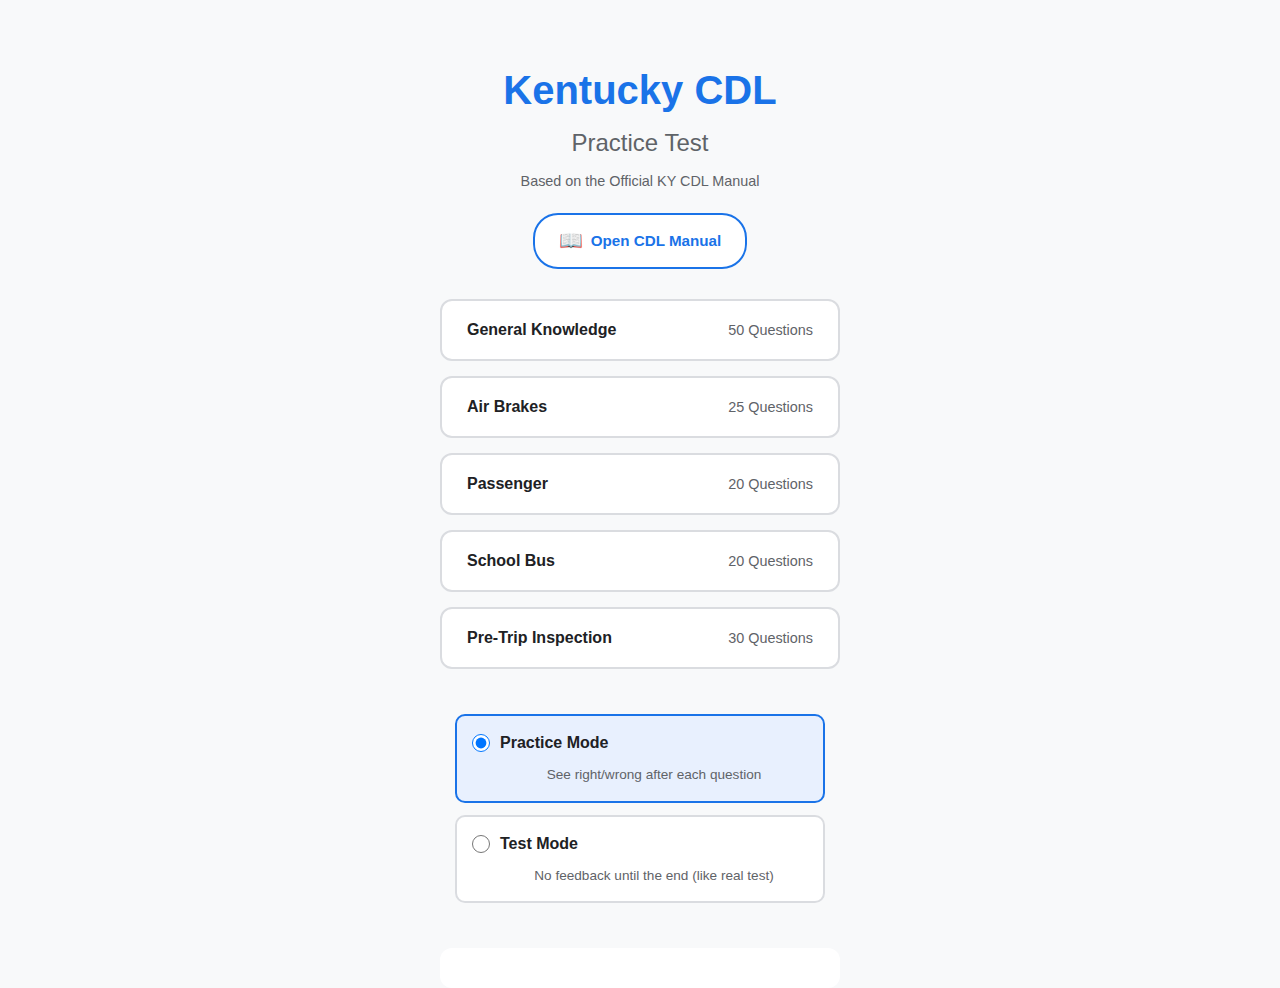
<file: index.html>
<!DOCTYPE html>
<html lang="en">
<head>
    <meta charset="UTF-8">
    <meta name="viewport" content="width=device-width, initial-scale=1.0, user-scalable=no">
    <meta name="apple-mobile-web-app-capable" content="yes">
    <meta name="apple-mobile-web-app-status-bar-style" content="black-translucent">
    <title>Kentucky CDL Practice Test</title>
    <style>
* {
    margin: 0;
    padding: 0;
    box-sizing: border-box;
}

:root {
    --primary: #1a73e8;
    --primary-dark: #1557b0;
    --success: #34a853;
    --danger: #ea4335;
    --warning: #fbbc04;
    --bg: #f8f9fa;
    --card: #ffffff;
    --text: #202124;
    --text-secondary: #5f6368;
    --border: #dadce0;
}

body {
    font-family: -apple-system, BlinkMacSystemFont, 'Segoe UI', Roboto, Oxygen, Ubuntu, sans-serif;
    background: var(--bg);
    color: var(--text);
    min-height: 100vh;
    line-height: 1.5;
}

.screen {
    display: none;
    min-height: 100vh;
    padding: 20px;
    padding-bottom: env(safe-area-inset-bottom, 20px);
}

.screen.active {
    display: block;
}

#home-screen {
    padding-top: 60px;
    text-align: center;
}

.header h1 {
    font-size: 2.5rem;
    color: var(--primary);
    font-weight: 700;
}

.header h2 {
    font-size: 1.5rem;
    color: var(--text-secondary);
    font-weight: 400;
    margin-top: 5px;
}

.subtitle {
    color: var(--text-secondary);
    font-size: 0.9rem;
    margin-top: 10px;
    margin-bottom: 20px;
}

.manual-link {
    display: inline-flex;
    align-items: center;
    gap: 8px;
    padding: 12px 24px;
    background: var(--card);
    border: 2px solid var(--primary);
    border-radius: 25px;
    color: var(--primary);
    text-decoration: none;
    font-weight: 600;
    font-size: 0.95rem;
    margin-bottom: 30px;
    transition: all 0.2s ease;
}

.manual-link:hover {
    background: var(--primary);
    color: white;
}

.manual-icon {
    font-size: 1.2rem;
}

.test-options {
    display: flex;
    flex-direction: column;
    gap: 15px;
    max-width: 400px;
    margin: 0 auto;
}

.test-btn {
    display: flex;
    justify-content: space-between;
    align-items: center;
    padding: 20px 25px;
    background: var(--card);
    border: 2px solid var(--border);
    border-radius: 12px;
    cursor: pointer;
    transition: all 0.2s ease;
    font-size: 1rem;
}

.test-btn:hover, .test-btn:active {
    border-color: var(--primary);
    transform: translateY(-2px);
    box-shadow: 0 4px 12px rgba(0,0,0,0.1);
}

.test-name {
    font-weight: 600;
    color: var(--text);
}

.test-info {
    color: var(--text-secondary);
    font-size: 0.9rem;
}

.mode-toggle {
    margin-top: 30px;
    padding: 15px;
    max-width: 400px;
    margin-left: auto;
    margin-right: auto;
}

.mode-options {
    display: flex;
    flex-direction: column;
    gap: 12px;
}

.mode-option {
    display: flex;
    flex-wrap: wrap;
    align-items: center;
    gap: 10px;
    padding: 15px;
    background: var(--card);
    border: 2px solid var(--border);
    border-radius: 10px;
    cursor: pointer;
    transition: all 0.2s ease;
}

.mode-option:has(input:checked) {
    border-color: var(--primary);
    background: #e8f0fe;
}

.mode-option input {
    width: 18px;
    height: 18px;
    cursor: pointer;
}

.mode-name {
    font-weight: 600;
    color: var(--text);
}

.mode-desc {
    width: 100%;
    font-size: 0.85rem;
    color: var(--text-secondary);
    margin-left: 28px;
}

.stats-summary {
    margin-top: 30px;
    padding: 20px;
    background: var(--card);
    border-radius: 12px;
    max-width: 400px;
    margin-left: auto;
    margin-right: auto;
    text-align: left;
    font-size: 0.9rem;
    color: var(--text-secondary);
}

.stats-summary h3 {
    color: var(--text);
    margin-bottom: 10px;
    font-size: 1rem;
}

.stats-summary .stat-row {
    display: flex;
    justify-content: space-between;
    padding: 5px 0;
    border-bottom: 1px solid var(--border);
}

.stats-summary .stat-row:last-child {
    border-bottom: none;
}

.test-header {
    display: flex;
    justify-content: space-between;
    align-items: center;
    padding: 10px 0;
    margin-bottom: 15px;
}

.back-btn {
    background: none;
    border: none;
    font-size: 1.5rem;
    cursor: pointer;
    color: var(--primary);
    padding: 5px 10px;
}

.test-title {
    font-weight: 600;
    font-size: 1.1rem;
}

.progress {
    color: var(--text-secondary);
    font-size: 0.9rem;
}

.progress-bar {
    height: 6px;
    background: var(--border);
    border-radius: 3px;
    margin-bottom: 25px;
    overflow: hidden;
}

.progress-fill {
    height: 100%;
    background: var(--primary);
    border-radius: 3px;
    transition: width 0.3s ease;
    width: 0%;
}

.question-container {
    background: var(--card);
    border-radius: 16px;
    padding: 25px 20px;
    box-shadow: 0 2px 8px rgba(0,0,0,0.08);
}

.question-number {
    color: var(--text-secondary);
    font-size: 0.85rem;
    margin-bottom: 10px;
}

.question-text {
    font-size: 1.15rem;
    font-weight: 500;
    margin-bottom: 25px;
    line-height: 1.6;
}

.choices {
    display: flex;
    flex-direction: column;
    gap: 12px;
}

.choice-btn {
    display: flex;
    align-items: flex-start;
    padding: 16px 18px;
    background: var(--bg);
    border: 2px solid var(--border);
    border-radius: 10px;
    cursor: pointer;
    text-align: left;
    font-size: 1rem;
    line-height: 1.5;
    transition: all 0.2s ease;
    color: var(--text);
}

.choice-btn:hover:not(.disabled) {
    border-color: var(--primary);
    background: #e8f0fe;
}

.choice-btn.selected {
    border-color: var(--primary);
    background: #e8f0fe;
}

.choice-btn.correct {
    border-color: var(--success);
    background: #e6f4ea;
}

.choice-btn.incorrect {
    border-color: var(--danger);
    background: #fce8e6;
}

.choice-btn.disabled {
    cursor: default;
}

.choice-letter {
    display: inline-flex;
    align-items: center;
    justify-content: center;
    width: 28px;
    height: 28px;
    min-width: 28px;
    border-radius: 50%;
    background: var(--border);
    color: var(--text);
    font-weight: 600;
    font-size: 0.85rem;
    margin-right: 12px;
}

.choice-btn.selected .choice-letter {
    background: var(--primary);
    color: white;
}

.choice-btn.correct .choice-letter {
    background: var(--success);
    color: white;
}

.choice-btn.incorrect .choice-letter {
    background: var(--danger);
    color: white;
}

.choice-text {
    flex: 1;
    padding-top: 3px;
}

.explanation {
    margin-top: 20px;
    padding: 18px;
    background: #e8f0fe;
    border-radius: 10px;
    border-left: 4px solid var(--primary);
    font-size: 0.95rem;
    line-height: 1.6;
}

.explanation.hidden {
    display: none;
}

.explanation.visible {
    display: block;
}

.explanation-title {
    font-weight: 600;
    color: var(--primary);
    margin-bottom: 8px;
}

.manual-ref {
    display: inline-block;
    margin-top: 15px;
    padding: 10px 16px;
    background: var(--primary);
    color: white;
    text-decoration: none;
    border-radius: 8px;
    font-size: 0.9rem;
    font-weight: 500;
    transition: all 0.2s ease;
}

.manual-ref:hover {
    background: var(--primary-dark);
    transform: translateY(-1px);
}

.nav-buttons {
    display: flex;
    gap: 12px;
    margin-top: 25px;
}

.nav-btn {
    flex: 1;
    padding: 14px 20px;
    border: 2px solid var(--border);
    border-radius: 10px;
    background: var(--card);
    font-size: 1rem;
    font-weight: 600;
    cursor: pointer;
    transition: all 0.2s ease;
    color: var(--text);
}

.nav-btn:disabled {
    opacity: 0.5;
    cursor: not-allowed;
}

.nav-btn.primary {
    background: var(--primary);
    border-color: var(--primary);
    color: white;
}

.nav-btn.primary:hover:not(:disabled) {
    background: var(--primary-dark);
}

.results-container {
    max-width: 400px;
    margin: 0 auto;
    text-align: center;
    padding-top: 40px;
}

.results-header h2 {
    font-size: 1.8rem;
    margin-bottom: 30px;
}

.score-circle {
    width: 180px;
    height: 180px;
    border-radius: 50%;
    background: var(--card);
    border: 8px solid var(--success);
    display: flex;
    flex-direction: column;
    align-items: center;
    justify-content: center;
    margin: 0 auto 30px;
    box-shadow: 0 4px 20px rgba(0,0,0,0.1);
}

.score-circle.fail {
    border-color: var(--danger);
}

.score-percent {
    font-size: 3rem;
    font-weight: 700;
    color: var(--text);
}

.score-label {
    color: var(--text-secondary);
    font-size: 0.9rem;
}

.results-details {
    background: var(--card);
    border-radius: 12px;
    padding: 20px;
    margin-bottom: 25px;
}

.result-row {
    display: flex;
    justify-content: space-between;
    padding: 10px 0;
    border-bottom: 1px solid var(--border);
}

.result-row:last-child {
    border-bottom: none;
}

.pass-fail {
    font-size: 1.5rem;
    font-weight: 700;
    padding: 15px 30px;
    border-radius: 10px;
    margin-bottom: 30px;
}

.pass-fail.passed {
    background: #e6f4ea;
    color: var(--success);
}

.pass-fail.failed {
    background: #fce8e6;
    color: var(--danger);
}

.results-actions {
    display: flex;
    flex-direction: column;
    gap: 12px;
}

.action-btn {
    padding: 16px 30px;
    border: none;
    border-radius: 10px;
    font-size: 1rem;
    font-weight: 600;
    cursor: pointer;
    background: var(--primary);
    color: white;
    transition: all 0.2s ease;
}

.action-btn:hover {
    transform: translateY(-2px);
    box-shadow: 0 4px 12px rgba(0,0,0,0.2);
}

.action-btn.secondary {
    background: var(--card);
    color: var(--text);
    border: 2px solid var(--border);
}

.question-status {
    display: inline-block;
    padding: 6px 14px;
    border-radius: 20px;
    font-size: 0.85rem;
    font-weight: 600;
    margin-bottom: 15px;
}

.question-status.correct {
    background: #e6f4ea;
    color: var(--success);
}

.question-status.incorrect {
    background: #fce8e6;
    color: var(--danger);
}

.review-choices .choice-btn {
    cursor: default;
}

@media (max-width: 400px) {
    .screen {
        padding: 15px;
    }
    .header h1 {
        font-size: 2rem;
    }
    .question-text {
        font-size: 1.05rem;
    }
    .choice-btn {
        padding: 14px 15px;
        font-size: 0.95rem;
    }
}

@media (prefers-color-scheme: dark) {
    :root {
        --bg: #1a1a1a;
        --card: #2d2d2d;
        --text: #e8eaed;
        --text-secondary: #9aa0a6;
        --border: #5f6368;
    }
    .choice-btn {
        color: var(--text);
    }
    .choice-btn:hover:not(.disabled) {
        background: #3c4043;
    }
    .choice-btn.selected {
        background: #174ea6;
    }
    .choice-btn.correct {
        background: #137333;
    }
    .choice-btn.incorrect {
        background: #a50e0e;
    }
    .explanation {
        background: #174ea6;
        color: #e8eaed;
    }
    .nav-btn {
        color: var(--text);
    }
    .mode-option:has(input:checked) {
        background: #174ea6;
    }
}
    </style>
</head>
<body>
    <div id="app">
        <div id="home-screen" class="screen active">
            <div class="header">
                <h1>Kentucky CDL</h1>
                <h2>Practice Test</h2>
            </div>
            <div class="subtitle">Based on the Official KY CDL Manual</div>
            <a href="CDL-Manual.pdf" target="_blank" class="manual-link">
                <span class="manual-icon">📖</span>
                <span>Open CDL Manual</span>
            </a>
            <div class="test-options">
                <button class="test-btn" data-test="generalKnowledge">
                    <span class="test-name">General Knowledge</span>
                    <span class="test-info">50 Questions</span>
                </button>
                <button class="test-btn" data-test="airBrakes">
                    <span class="test-name">Air Brakes</span>
                    <span class="test-info">25 Questions</span>
                </button>
                <button class="test-btn" data-test="passenger">
                    <span class="test-name">Passenger</span>
                    <span class="test-info">20 Questions</span>
                </button>
                <button class="test-btn" data-test="schoolBus">
                    <span class="test-name">School Bus</span>
                    <span class="test-info">20 Questions</span>
                </button>
                <button class="test-btn" data-test="vehicleInspection">
                    <span class="test-name">Pre-Trip Inspection</span>
                    <span class="test-info">30 Questions</span>
                </button>
            </div>
            <div class="mode-toggle">
                <div class="mode-options">
                    <label class="mode-option">
                        <input type="radio" name="test-mode" value="practice" checked>
                        <span class="mode-name">Practice Mode</span>
                        <span class="mode-desc">See right/wrong after each question</span>
                    </label>
                    <label class="mode-option">
                        <input type="radio" name="test-mode" value="test">
                        <span class="mode-name">Test Mode</span>
                        <span class="mode-desc">No feedback until the end (like real test)</span>
                    </label>
                </div>
            </div>
            <div class="stats-summary" id="stats-summary"></div>
        </div>

        <div id="test-screen" class="screen">
            <div class="test-header">
                <button class="back-btn" id="back-btn">&larr;</button>
                <span class="test-title" id="test-title">General Knowledge</span>
                <span class="progress" id="progress">1/50</span>
            </div>
            <div class="progress-bar">
                <div class="progress-fill" id="progress-fill"></div>
            </div>
            <div class="question-container">
                <div class="question-number" id="question-number">Question 1</div>
                <div class="question-text" id="question-text"></div>
                <div class="choices" id="choices"></div>
                <div class="explanation hidden" id="explanation"></div>
                <div class="nav-buttons">
                    <button class="nav-btn" id="prev-btn" disabled>Previous</button>
                    <button class="nav-btn primary" id="next-btn">Next</button>
                </div>
            </div>
        </div>

        <div id="results-screen" class="screen">
            <div class="results-container">
                <div class="results-header">
                    <h2 id="results-title">Test Complete!</h2>
                </div>
                <div class="score-circle" id="score-circle">
                    <span class="score-percent" id="score-percent">0%</span>
                    <span class="score-label">Score</span>
                </div>
                <div class="results-details">
                    <div class="result-row">
                        <span>Correct Answers:</span>
                        <span id="correct-count">0</span>
                    </div>
                    <div class="result-row">
                        <span>Incorrect Answers:</span>
                        <span id="incorrect-count">0</span>
                    </div>
                    <div class="result-row">
                        <span>Passing Score:</span>
                        <span>80%</span>
                    </div>
                </div>
                <div class="pass-fail" id="pass-fail">PASSED</div>
                <div class="results-actions">
                    <button class="action-btn" id="review-btn">Review Answers</button>
                    <button class="action-btn" id="retake-btn">Retake Test</button>
                    <button class="action-btn secondary" id="home-btn">Back to Menu</button>
                </div>
            </div>
        </div>

        <div id="review-screen" class="screen">
            <div class="test-header">
                <button class="back-btn" id="review-back-btn">&larr;</button>
                <span class="test-title">Review Answers</span>
                <span class="progress" id="review-progress">1/50</span>
            </div>
            <div class="question-container">
                <div class="question-status" id="review-status"></div>
                <div class="question-number" id="review-question-number">Question 1</div>
                <div class="question-text" id="review-question-text"></div>
                <div class="choices review-choices" id="review-choices"></div>
                <div class="explanation visible" id="review-explanation"></div>
                <div class="nav-buttons">
                    <button class="nav-btn" id="review-prev-btn">Previous</button>
                    <button class="nav-btn" id="review-next-btn">Next</button>
                </div>
            </div>
        </div>
    </div>

<script>
// Manual page mapping - PDF page numbers for each section
const SECTION_PAGES = {
    generalKnowledge: { start: 28, name: "Section 2 - Driving Safely" },
    airBrakes: { start: 80, name: "Section 5 - Air Brakes" },
    passenger: { start: 76, name: "Section 4 - Transporting Passengers" },
    schoolBus: { start: 132, name: "Section 10 - School Buses" },
    vehicleInspection: { start: 144, name: "Section 11 - Vehicle Inspection" }
};

const QUESTIONS_DATA = {"generalKnowledge":{"name":"General Knowledge","requiredScore":80,"questionCount":50,"questions":[{"id":"gk1","question":"At 55 mph on dry pavement with good brakes, the total stopping distance for a heavy vehicle is approximately:","choices":["200 feet","300 feet","Over 400 feet","100 feet"],"correct":2,"explanation":"At 55 mph, your vehicle will travel a minimum of 419 feet to come to a complete stop."},{"id":"gk2","question":"When driving, you should look at least how far ahead?","choices":["5 to 8 seconds","12 to 15 seconds","20 to 25 seconds","3 to 5 seconds"],"correct":1,"explanation":"Look at least 12 to 15 seconds ahead. That means looking ahead the distance you will travel in 12 to 15 seconds."},{"id":"gk3","question":"How far ahead does 12 to 15 seconds represent at lower speeds?","choices":["About half a block","About one block","About two blocks","About 50 feet"],"correct":1,"explanation":"At lower speeds, looking 12 to 15 seconds ahead is about one block."},{"id":"gk4","question":"If you double your speed from 20 to 40 mph, the impact in a crash will be:","choices":["2 times greater","4 times greater","8 times greater","The same"],"correct":1,"explanation":"When you double your speed from 20 to 40 mph, the impact is 4 times greater."},{"id":"gk5","question":"Hydroplaning can occur at speeds as low as:","choices":["55 mph","45 mph","30 mph","65 mph"],"correct":2,"explanation":"Hydroplaning can occur at speeds as low as 30 mph if there is a lot of water."},{"id":"gk6","question":"On a two-lane road, how far from the vehicle should you place the rearmost warning device when stopped?","choices":["100 feet","200 feet","300 feet","50 feet"],"correct":1,"explanation":"On a two-lane road, place warning devices 10 feet, 100 feet, and 200 feet toward approaching traffic."},{"id":"gk7","question":"During your trip, how often should you check your cargo?","choices":["Only at the start","Every 3 hours or 150 miles","Every 6 hours or 300 miles","Only if you hear something shift"],"correct":1,"explanation":"Check cargo within the first 50 miles after beginning a trip and every 150 miles or every three hours thereafter."},{"id":"gk8","question":"At 55 mph, perception distance (the distance traveled while recognizing a hazard) is approximately:","choices":["61 feet","142 feet","216 feet","32 feet"],"correct":1,"explanation":"Perception Distance is about 1.5 seconds. At 55 mph this accounts for 142 feet."},{"id":"gk9","question":"At 55 mph, reaction distance (the distance traveled while moving your foot to the brake) is approximately:","choices":["142 feet","32 feet","61 feet","216 feet"],"correct":2,"explanation":"Reaction Distance is the distance traveled during reaction time (3/4 to 1 second). At 55 mph this accounts for 61 feet."},{"id":"gk10","question":"What is the proper following distance rule for vehicles under 40 mph?","choices":["2 seconds regardless of vehicle length","1 second for every 10 feet of vehicle length","5 seconds for all vehicles","3 seconds for all vehicles"],"correct":1,"explanation":"Allow at least one second for each 10 feet of vehicle length at speeds below 40 mph."},{"id":"gk11","question":"At speeds over 40 mph, what additional following distance should you add?","choices":["No additional time needed","Add 1 second","Add 3 seconds","Double the distance"],"correct":1,"explanation":"At speeds over 40 mph, you should add 1 second to your following distance."},{"id":"gk12","question":"When should you downshift for a curve?","choices":["While in the curve","Before entering the curve","After exiting the curve","Only on wet roads"],"correct":1,"explanation":"You should slow down before entering a curve. Downshift before entering the curve - never while in it."},{"id":"gk13","question":"What is the best way to check that your service brakes are working properly?","choices":["Listen for air leaks","Wait for the low air warning","Apply firm pressure while moving slowly and note if vehicle pulls to one side","Check the brake pedal height"],"correct":2,"explanation":"Move the vehicle forward slowly and apply the brakes firmly. Note any vehicle pulling to one side, unusual feel, or delayed stopping action."},{"id":"gk14","question":"When testing hydraulic brakes, you should hold the brake pedal down for how long to check for leaks?","choices":["3 seconds","5 seconds","10 seconds","15 seconds"],"correct":1,"explanation":"With the engine running, apply firm pressure to the brake pedal for 5 seconds. The pedal should not move."},{"id":"gk15","question":"If you triple your speed from 20 to 60 mph, how much greater is the impact and braking distance?","choices":["3 times greater","6 times greater","9 times greater","12 times greater"],"correct":2,"explanation":"Triple the speed from 20 to 60 mph and the impact and braking distance is 9 times greater."},{"id":"gk16","question":"What is the minimum tread depth for front tires?","choices":["2/32 inch","4/32 inch","1/32 inch","6/32 inch"],"correct":1,"explanation":"Front tires must have tread depth of at least 4/32 inch."},{"id":"gk17","question":"What is the minimum tread depth for other tires?","choices":["4/32 inch","2/32 inch","1/32 inch","3/32 inch"],"correct":1,"explanation":"Other tires must have tread depth of at least 2/32 inch."},{"id":"gk18","question":"When backing a vehicle, you should:","choices":["Back quickly to get it over with","Back toward the driver's side whenever possible","Always use the passenger side for better visibility","Rely solely on mirrors"],"correct":1,"explanation":"Back to the driver's side so that you can see better. Backing toward the right side is very dangerous because you can't see as well."},{"id":"gk19","question":"Why should you avoid backing toward the passenger side?","choices":["It's easier to back toward the driver's side","You cannot see as well","The turning radius is different","It's harder on the transmission"],"correct":1,"explanation":"Backing toward the right (passenger) side is very dangerous because you can't see as well."},{"id":"gk20","question":"What is the most common cause of serious vehicle fires?","choices":["Electrical problems","Fuel leaks","Smoking near the vehicle","Engine overheating"],"correct":1,"explanation":"The most common cause of vehicle fires is fuel leaking around the engine."},{"id":"gk21","question":"If you are driving in fog, you should use:","choices":["High beam headlights","Low beam headlights","Parking lights only","No lights"],"correct":1,"explanation":"In fog, use low beams. High beams reflect off the fog and reduce visibility."},{"id":"gk22","question":"When driving in slippery conditions, how much more following distance should you allow?","choices":["Double the normal distance","Triple the normal distance","Add one second","Same as normal"],"correct":0,"explanation":"When roads are slippery, you need more distance to stop, so slow down and increase following distance."},{"id":"gk23","question":"What is the proper way to use engine braking on a long downgrade?","choices":["Stay in high gear and use the brakes constantly","Use a low gear before starting down and apply brakes only to prevent speeding","Apply brakes at the top and coast down","Alternate between high and low gear"],"correct":1,"explanation":"The use of brakes on a long and/or steep downgrade is only a supplement to the braking effect of the engine."},{"id":"gk24","question":"What is 'brake fade'?","choices":["Normal wear of brake pads","Brakes losing effectiveness due to overheating","Brakes getting wet","Low brake fluid"],"correct":1,"explanation":"Brake fade is caused by excessive heat from using brakes too much without relying on engine braking, causing chemical changes in brake linings and drum expansion."},{"id":"gk25","question":"You should inspect your tires every:","choices":["200 miles or 4 hours","150 miles or 3 hours","100 miles or 2 hours","50 miles or 1 hour"],"correct":2,"explanation":"Check tires every 100 miles or every 2 hours."},{"id":"gk26","question":"What class CDL is required for any combination of vehicles with a GCWR of 26,001 pounds or more (if towed vehicle is over 10,000 pounds)?","choices":["Class C","Class B","Class A","No CDL required"],"correct":2,"explanation":"Class A CDL is required for any combination of vehicles with a GCWR of 26,001 pounds or more, provided the GVWR of the vehicle being towed is in excess of 10,000 pounds."},{"id":"gk27","question":"What class CDL is required for any single vehicle with a GVWR of 26,001 pounds or more?","choices":["Class A","Class B","Class C","No CDL required"],"correct":1,"explanation":"Class B CDL is required for any single vehicle with a GVWR of 26,001 pounds or more."},{"id":"gk28","question":"To pass the CDL knowledge test, you must answer what percentage of questions correctly?","choices":["70 percent","75 percent","80 percent","90 percent"],"correct":2,"explanation":"For each test, 80 percent of the questions must be answered correctly to pass."},{"id":"gk29","question":"How long must you hold a CDL instruction permit before taking the skills test?","choices":["7 days","14 days","30 days","No waiting period"],"correct":1,"explanation":"The permit must be held for 14 days prior to a skills test being administered."},{"id":"gk30","question":"What BAC level will result in being put out of service for 24 hours when driving a commercial vehicle?","choices":[".04% or higher","Any amount from .01% to .039%",".08% or higher",".02% or higher"],"correct":1,"explanation":"If a driver tests from .01% BAC to .039% BAC, that driver shall be put out of service for 24 hours."},{"id":"gk31","question":"What BAC level results in disqualification from commercial driving for one year (first offense)?","choices":[".02% or higher",".04% or higher",".08% or higher",".10% or higher"],"correct":1,"explanation":"Drivers testing at .04% BAC or higher will be disqualified for one year."},{"id":"gk32","question":"A second conviction for DUI while driving a commercial motor vehicle results in:","choices":["1 year disqualification","3 year disqualification","5 year disqualification","Lifetime disqualification"],"correct":3,"explanation":"A second conviction of driving a commercial motor vehicle under the influence of alcohol or other drugs results in lifetime disqualification."},{"id":"gk33","question":"How many serious traffic violations in three years results in a 60-day disqualification?","choices":["One","Two","Three","Four"],"correct":1,"explanation":"Two serious moving violations in three years results in 60 days disqualification."},{"id":"gk34","question":"How many serious traffic violations in three years results in a 120-day disqualification?","choices":["One","Two","Three","Four"],"correct":2,"explanation":"Three serious moving violations in three years results in 120 days disqualification."},{"id":"gk35","question":"Which is considered a 'serious violation'?","choices":["Speeding 5 mph over the limit","Speeding 15 mph or more over the limit","Failure to signal","Expired registration"],"correct":1,"explanation":"A serious violation includes speeding 15 mph or more, improper lane usage/changes, following too closely, reckless driving."},{"id":"gk36","question":"When should you use your horn?","choices":["To express frustration at other drivers","To let other drivers know you're there when necessary","Frequently to keep other drivers alert","Only in emergencies"],"correct":1,"explanation":"Use your horn to let others know you're there when needed, but avoid using it unnecessarily."},{"id":"gk37","question":"What is the minimum number of tie-downs required for any flatbed load?","choices":["One","Two","Three","Four"],"correct":1,"explanation":"There should be at least one tie-down for each 10 feet of cargo, with a minimum of two tie-downs."},{"id":"gk38","question":"What is the minimum number of tie-downs for a 20-foot load?","choices":["One","Two","Three","Four"],"correct":1,"explanation":"A 20-foot load requires a minimum of two tie-downs (one for each 10 feet)."},{"id":"gk39","question":"Cargo should be checked within the first how many miles of starting a trip?","choices":["25 miles","50 miles","100 miles","150 miles"],"correct":1,"explanation":"Check cargo within the first 50 miles after beginning a trip."},{"id":"gk40","question":"What is the main reason for covering cargo on an open bed?","choices":["To make the load look nicer","To protect the cargo and prevent it from falling","To reduce wind resistance","It's not necessary to cover cargo"],"correct":1,"explanation":"You should cover cargo to protect the cargo from weather and to prevent it from falling or blowing off."},{"id":"gk41","question":"What should you do before transporting a sealed load?","choices":["Nothing special is required","Check that you do not exceed weight limits","Open and inspect all cargo","Contact the shipper"],"correct":1,"explanation":"Before transporting a sealed load, check that you don't exceed weight limits."},{"id":"gk42","question":"How much weight can a cargo securement system be required to withstand?","choices":["Half the cargo weight","The full cargo weight","1.5 times the cargo weight","Twice the cargo weight"],"correct":2,"explanation":"The securement system must be able to withstand 1.5 times the weight of the cargo."},{"id":"gk43","question":"The most important reason for doing a vehicle inspection is:","choices":["To avoid getting a ticket","Safety","To save money on repairs","It's required by law"],"correct":1,"explanation":"The most important reason for a vehicle inspection is safety - to find problems before they cause a crash or breakdown."},{"id":"gk44","question":"What are three things you check during a pre-trip inspection of the engine compartment?","choices":["Radio, heater, air freshener","Oil level, coolant level, power steering fluid","Seat position, mirror adjustment, seatbelt","Tire pressure, tire tread, wheel nuts"],"correct":1,"explanation":"In the engine compartment, check oil level, coolant level, and power steering fluid among other things."},{"id":"gk45","question":"What lights must you check during a vehicle inspection?","choices":["Dome lights only","Headlights and all other lights and reflectors","Emergency flashers only","Turn signals only"],"correct":1,"explanation":"Check headlights, tail lights, brake lights, turn signals, clearance lights, and all reflectors."},{"id":"gk46","question":"When is it acceptable to exceed the speed limit?","choices":["When passing another vehicle","Never","When traffic flow requires it","During emergencies only"],"correct":1,"explanation":"Never exceed the speed limit. Obey speed limits - they are set for ideal conditions."},{"id":"gk47","question":"What color are the parking brake controls on newer vehicles with air brakes?","choices":["Red","Blue","Yellow","Green"],"correct":2,"explanation":"In newer vehicles with air brakes, the parking brakes are controlled using a diamond-shaped, yellow, push-pull control knob."},{"id":"gk48","question":"When must you use your headlights?","choices":["Only at night","30 minutes before sunset to 30 minutes after sunrise, and any time visibility is reduced","Only when it's raining","When you feel it's necessary"],"correct":1,"explanation":"Headlights are required from a half hour after sunset to a half hour before sunrise, or any time you can't see clearly."},{"id":"gk49","question":"What does GCWR stand for?","choices":["Gross Cargo Weight Rating","Gross Combination Weight Rating","General Commercial Weight Requirement","Government Commercial Weight Regulation"],"correct":1,"explanation":"GCWR stands for Gross Combination Weight Rating - the value specified by the manufacturer as the loaded weight of a combination vehicle."},{"id":"gk50","question":"What does GVWR stand for?","choices":["Gross Vehicle Weight Rating","General Vehicle Weight Requirement","Gross Volume Weight Rating","Government Vehicle Weight Regulation"],"correct":0,"explanation":"GVWR stands for Gross Vehicle Weight Rating - the value specified by the manufacturer as the loaded weight of a single vehicle."}]},"airBrakes":{"name":"Air Brakes","requiredScore":80,"questionCount":25,"questions":[{"id":"ab1","question":"The air compressor governor cut-out is typically at what pressure?","choices":["100 psi","125 psi","150 psi","80 psi"],"correct":1,"explanation":"When air tank pressure rises to the 'cut-out' level (around 125 psi), the governor stops the compressor from pumping air."},{"id":"ab2","question":"The air compressor governor cut-in is typically at what pressure?","choices":["125 psi","100 psi","55 psi","80 psi"],"correct":1,"explanation":"When the tank pressure falls to the 'cut-in' pressure (around 100 psi), the governor allows the compressor to start pumping again."},{"id":"ab3","question":"At what pressure does the safety relief valve typically open?","choices":["100 psi","125 psi","150 psi","175 psi"],"correct":2,"explanation":"The safety valve is usually set to open at 150 psi to protect the tank and system from too much pressure."},{"id":"ab4","question":"The low air pressure warning signal must come on before pressure drops below:","choices":["100 psi","80 psi","55 psi","40 psi"],"correct":2,"explanation":"A warning signal you can see must come on before the air pressure in the tanks falls below 55 psi."},{"id":"ab5","question":"Spring brakes on trucks and tractors typically come fully on when air pressure drops to:","choices":["55 psi","20 to 45 psi","80 psi","10 psi"],"correct":1,"explanation":"Tractor and straight truck spring brakes will come fully on when air pressure drops to a range of 20 to 45 psi (typically 20 to 30 psi)."},{"id":"ab6","question":"What is the maximum air leakage rate for a single vehicle with the parking brake released?","choices":["1 psi in one minute","2 psi in one minute","3 psi in one minute","4 psi in one minute"],"correct":1,"explanation":"The loss rate should be less than two psi in one minute for single vehicles."},{"id":"ab7","question":"What is the maximum air leakage rate for a combination vehicle with the parking brake released?","choices":["2 psi in one minute","3 psi in one minute","4 psi in one minute","5 psi in one minute"],"correct":1,"explanation":"The loss rate should be less than three psi in one minute for combination vehicles."},{"id":"ab8","question":"What is the maximum air leakage rate for a single vehicle with the brake pedal applied?","choices":["2 psi in one minute","3 psi in one minute","4 psi in one minute","5 psi in one minute"],"correct":1,"explanation":"With the brake applied, air pressure should not drop more than three pounds in one minute for single vehicles."},{"id":"ab9","question":"What is the maximum air leakage rate for a combination vehicle with the brake pedal applied?","choices":["3 psi in one minute","4 psi in one minute","5 psi in one minute","6 psi in one minute"],"correct":1,"explanation":"With the brake applied, air pressure should not drop more than four pounds in one minute for combination vehicles."},{"id":"ab10","question":"Air brake lag distance at 55 mph adds approximately how many feet to stopping distance?","choices":["10 feet","20 feet","32 feet","50 feet"],"correct":2,"explanation":"The air brake lag distance at 55 mph on dry pavement adds about 32 feet."},{"id":"ab11","question":"At 55 mph on dry pavement, the total stopping distance for a vehicle with air brakes is approximately:","choices":["300 feet","400 feet","Over 450 feet","200 feet"],"correct":2,"explanation":"At 55 mph for an average driver under good traction and brake conditions, the total stopping distance is over 450 feet."},{"id":"ab12","question":"What are the three braking systems in air brakes?","choices":["Primary, secondary, and auxiliary","Service, parking, and emergency","Front, rear, and trailer","Manual, automatic, and hydraulic"],"correct":1,"explanation":"Air brakes are really three different braking systems: service brake, parking brake, and emergency brake."},{"id":"ab13","question":"Why must air tanks be drained?","choices":["To check for leaks","To remove water and oil that collects","To reduce air pressure","To clean the tanks"],"correct":1,"explanation":"Compressed air usually has some water and compressor oil in it, which can cause brake failure (water can freeze in cold weather)."},{"id":"ab14","question":"If your vehicle does not have automatic air tank drains, when should you drain the tanks?","choices":["Once a week","At the end of each day of driving","Once a month","Only when moisture is visible"],"correct":1,"explanation":"If your vehicle doesn't have automatic drains, drain your air tanks at the end of each working day."},{"id":"ab15","question":"What is the most common type of foundation brake used on heavy vehicles?","choices":["Disc brakes","Wedge brakes","S-cam drum brakes","Hydraulic brakes"],"correct":2,"explanation":"The most common type of foundation brake is the s-cam drum brake."},{"id":"ab16","question":"What does ABS stand for?","choices":["Air Brake System","Antilock Braking System","Automatic Brake System","Advanced Brake Safety"],"correct":1,"explanation":"ABS stands for Antilock Braking System - a computerized system that keeps your wheels from locking up during hard brake applications."},{"id":"ab17","question":"Truck tractors with air brakes built after what date are required to have ABS?","choices":["January 1, 1996","March 1, 1997","March 1, 1998","January 1, 2000"],"correct":1,"explanation":"Truck tractors with air brakes built on or after March 1, 1997 are required to be equipped with antilock brakes."},{"id":"ab18","question":"Other air brake vehicles (trucks, buses, trailers, dollies) built after what date must have ABS?","choices":["March 1, 1997","March 1, 1998","January 1, 1999","January 1, 2000"],"correct":1,"explanation":"Other air brake vehicles built on or after March 1, 1998 are required to be equipped with antilock brakes."},{"id":"ab19","question":"What color is the ABS malfunction lamp?","choices":["Red","Yellow","Green","Blue"],"correct":1,"explanation":"Vehicles with ABS have yellow malfunction lamps to tell you if something isn't working."},{"id":"ab20","question":"When air pressure builds from 85 to 100 psi in dual air systems, it should take no longer than:","choices":["30 seconds","45 seconds","60 seconds","90 seconds"],"correct":1,"explanation":"When the engine is at operating rpms, the pressure should build from 85 to 100 psi within 45 seconds in dual air systems."},{"id":"ab21","question":"If a slack adjuster moves more than about how much when pulled, it probably needs adjustment?","choices":["Half inch","One inch","Two inches","Three inches"],"correct":1,"explanation":"If a slack adjuster moves more than about one inch where the push rod attaches to it, it probably needs adjustment."},{"id":"ab22","question":"What is the most common problem found in roadside inspections related to air brakes?","choices":["Leaking air lines","Low air pressure","Out-of-adjustment brakes","Worn brake pads"],"correct":2,"explanation":"Out-of-adjustment brakes are the most common problem found in roadside inspections."},{"id":"ab23","question":"What should you do if the low air pressure warning comes on while driving?","choices":["Continue driving but avoid hills","Pump the brakes to build pressure","Stop and safely park as soon as possible","Drive faster to build pressure"],"correct":2,"explanation":"If the low air pressure warning comes on, stop and safely park your vehicle as soon as possible."},{"id":"ab24","question":"What shape is the parking brake control knob on newer air brake vehicles?","choices":["Round","Square","Diamond-shaped","Triangle"],"correct":2,"explanation":"In newer vehicles with air brakes, you put on the parking brakes using a diamond-shaped, yellow, push-pull control knob."},{"id":"ab25","question":"How long does air brake lag take (the time for brakes to work after pushing the pedal)?","choices":["Instantly","One half second or more","Two to three seconds","Five seconds"],"correct":1,"explanation":"With air brakes, it takes a little time (one half second or more) for the air to flow through the lines to the brakes."}]},"passenger":{"name":"Passenger Endorsement","requiredScore":80,"questionCount":20,"questions":[{"id":"pe1","question":"A CDL with passenger endorsement is required when operating a vehicle designed to transport how many passengers (including the driver)?","choices":["10 or more","12 or more","16 or more","20 or more"],"correct":2,"explanation":"Bus drivers must have a CDL if they drive a vehicle designed to seat 16 or more persons, including the driver."},{"id":"pe2","question":"What emergency equipment must a bus have?","choices":["Fire extinguisher only","Fire extinguisher and emergency reflectors, plus spare fuses","Emergency reflectors only","First aid kit only"],"correct":1,"explanation":"A bus must have a fire extinguisher and emergency reflectors (3 reflective triangles or at least 6 fusees or 3 liquid burning flares), plus spare electrical fuses unless equipped with circuit breakers."},{"id":"pe3","question":"How many reflective triangles are required as emergency equipment?","choices":["2","3","4","5"],"correct":1,"explanation":"The bus must have 3 reflective triangles (or at least 6 fusees or 3 liquid burning flares)."},{"id":"pe4","question":"Where should standing passengers stay on a bus?","choices":["Anywhere they can find room","Behind the standee line","Near the driver for safety","In the front half of the bus"],"correct":1,"explanation":"No rider may stand forward of the rear of the driver's seat. All standing riders must stay behind the standee line."},{"id":"pe5","question":"How wide is the standee line on a bus floor?","choices":["1 inch","2 inches","3 inches","4 inches"],"correct":1,"explanation":"Buses designed to allow standing must have a two-inch line on the floor showing riders where they cannot stand."},{"id":"pe6","question":"What is the maximum total weight of hazardous materials that can be carried on a bus?","choices":["100 pounds","250 pounds","500 pounds","1000 pounds"],"correct":2,"explanation":"Buses can carry no more than 500 pounds total of allowed hazardous materials."},{"id":"pe7","question":"What is the maximum weight of any one class of hazardous material on a bus?","choices":["50 pounds","100 pounds","200 pounds","250 pounds"],"correct":1,"explanation":"No more than 100 pounds of any one class of hazardous material may be carried on a bus."},{"id":"pe8","question":"How far from railroad crossings should a bus stop?","choices":["5 to 25 feet","10 to 40 feet","15 to 50 feet","25 to 75 feet"],"correct":2,"explanation":"Stop your bus between 15 and 50 feet before railroad crossings."},{"id":"pe9","question":"At a drawbridge, how far back should you stop when there is no signal or attendant?","choices":["25 feet","50 feet","75 feet","100 feet"],"correct":1,"explanation":"Stop at least 50 feet before the draw of the bridge."},{"id":"pe10","question":"What type of tires are prohibited on the front wheels of a bus?","choices":["Snow tires","All-season tires","Recapped or regrooved tires","Steel-belted radials"],"correct":2,"explanation":"Front wheels must not have recapped or regrooved tires."},{"id":"pe11","question":"Which hazardous materials can NEVER be carried on a bus?","choices":["Small arms ammunition","Division 2.3 poison gas and liquid Class 6 poison","Emergency hospital supplies","ORM-D materials"],"correct":1,"explanation":"Buses must never carry Division 2.3 poison gas, liquid Class 6 poison, tear gas, or irritating materials."},{"id":"pe12","question":"When are you NOT required to stop at a railroad crossing in a bus?","choices":["When in a hurry","When the traffic signal is green or a flagman directs you","When you can see no trains coming","You must always stop"],"correct":1,"explanation":"You do not have to stop, but must slow down and carefully check, when a traffic signal is green or a policeman/flagman is directing traffic."},{"id":"pe13","question":"When crossing railroad tracks in a bus with a manual transmission, you should:","choices":["Shift into a higher gear for speed","Never change gears while crossing","Coast across in neutral","Stop on the tracks if traffic ahead stops"],"correct":1,"explanation":"If your bus has a manual transmission, never change gears while crossing the tracks."},{"id":"pe14","question":"What should you do before allowing passengers to exit the bus?","choices":["Nothing special","Wait for them to sit down or brace themselves","Start moving slowly","Open all doors"],"correct":1,"explanation":"Wait for passengers to sit down or brace themselves before starting. Starting and stopping should be smooth."},{"id":"pe15","question":"Where should you discharge a disruptive passenger?","choices":["Wherever they want","At a safe location, not where it would be unsafe for them","At the nearest intersection","Immediately at the next stop"],"correct":1,"explanation":"Don't discharge disruptive riders where it would be unsafe for them. It may be safer at the next scheduled stop or a well-lighted area where there are other people."},{"id":"pe16","question":"Which of the following is a 'prohibited practice' for bus drivers?","choices":["Using mirrors frequently","Making announcements at stops","Fueling with passengers on board in a closed building","Using the air conditioning"],"correct":2,"explanation":"Never refuel in a closed building with riders on board."},{"id":"pe17","question":"When can you tow or push a disabled bus with passengers aboard?","choices":["Never","Only to the nearest safe spot to let passengers off","Anytime if necessary","Only in emergencies approved by dispatch"],"correct":1,"explanation":"Do not tow or push a disabled bus with riders aboard unless getting off would be unsafe. Only tow or push to the nearest safe spot to discharge passengers."},{"id":"pe18","question":"What is the brake-door interlock system?","choices":["A lock that prevents door opening","A system that applies brakes and holds throttle at idle when rear door is open","An alarm when doors are open","A backup brake system"],"correct":1,"explanation":"The brake-door interlock applies the brakes and holds the throttle in idle position when the rear door is open."},{"id":"pe19","question":"Should you use the brake-door interlock in place of the parking brake?","choices":["Yes, it's designed for that purpose","No, do not use it in place of the parking brake","Only when parked on level ground","Only when loading passengers"],"correct":1,"explanation":"Do not use the brake-door interlock safety feature in place of the parking brake."},{"id":"pe20","question":"What should you announce when arriving at a destination?","choices":["Only the location","Location, reason for stopping, next departure time, and bus number","Only departure time","Nothing unless passengers ask"],"correct":1,"explanation":"When arriving at the destination or intermediate stops, announce: the location, reason for stopping, next departure time, and bus number."}]},"schoolBus":{"name":"School Bus Endorsement","requiredScore":80,"questionCount":20,"questions":[{"id":"sb1","question":"The danger zone around a school bus can extend as much as how many feet from the front bumper?","choices":["10 feet","20 feet","30 feet","40 feet"],"correct":2,"explanation":"The danger zones may extend as much as 30 feet from the front bumper, with the first 10 feet being the most dangerous."},{"id":"sb2","question":"The danger zone extends how many feet to the left and right sides of the bus?","choices":["5 feet","10 feet","15 feet","20 feet"],"correct":1,"explanation":"The danger zone extends 10 feet from the left and right sides of the bus."},{"id":"sb3","question":"The danger zone extends how many feet behind the rear bumper?","choices":["5 feet","10 feet","20 feet","30 feet"],"correct":1,"explanation":"The danger zone extends 10 feet behind the rear bumper of the school bus."},{"id":"sb4","question":"When approaching a school bus stop, you should activate alternating amber warning lights at least how many feet before the stop?","choices":["100 feet","150 feet","200 feet","300 feet"],"correct":2,"explanation":"Activate alternating flashing amber warning lights at least 200 feet or approximately 5-10 seconds before the school bus stop."},{"id":"sb5","question":"When stopping to pick up students, the front bumper should be at least how far from students at the stop?","choices":["5 feet","10 feet","15 feet","20 feet"],"correct":1,"explanation":"Bring school bus to a full stop with the front bumper at least 10 feet away from students at the designated stop."},{"id":"sb6","question":"After unloading, students should walk at least how far from the side of the bus?","choices":["5 feet","10 feet","15 feet","20 feet"],"correct":1,"explanation":"Tell students to exit the bus and walk at least 10 feet away from the side of the bus."},{"id":"sb7","question":"How far should the outside flat mirrors let you see behind the bus?","choices":["100 feet or 2 bus lengths","200 feet or 4 bus lengths","300 feet or 6 bus lengths","50 feet or 1 bus length"],"correct":1,"explanation":"Ensure flat mirrors are adjusted so you can see 200 feet or 4 bus lengths behind the bus."},{"id":"sb8","question":"What should students do if they drop something near the bus?","choices":["Pick it up quickly","Leave it and move to safety, then get driver's attention","Ask another student to get it","Ignore it"],"correct":1,"explanation":"Students should leave any dropped object and move to a point of safety out of the danger zones and attempt to get the driver's attention to retrieve the object."},{"id":"sb9","question":"During mandatory evacuations, where should students be led to if there is a fire on the bus?","choices":["Downwind of the bus","Upwind of the bus","Behind the bus","In front of the bus"],"correct":1,"explanation":"Lead students upwind of the bus if fire is present."},{"id":"sb10","question":"If there is a risk from hazardous materials during evacuation, students should be led at least how far away?","choices":["100 feet","200 feet","300 feet","500 feet"],"correct":2,"explanation":"Lead students upwind of the bus at least 300 feet if there is a risk from spilled hazardous materials."},{"id":"sb11","question":"A safe place for evacuation should be at least how far off the road?","choices":["50 feet","100 feet","150 feet","200 feet"],"correct":1,"explanation":"A safe place will be at least 100 feet off the road in the direction of oncoming traffic."},{"id":"sb12","question":"At a railroad crossing, how far from the nearest rail should a school bus stop?","choices":["5 to 25 feet","10 to 40 feet","15 to 50 feet","25 to 75 feet"],"correct":2,"explanation":"Stop no closer than 15 feet and no farther than 50 feet from the nearest rail."},{"id":"sb13","question":"When crossing railroad tracks in a school bus, you should:","choices":["Cross quickly in a high gear","Cross in a low gear and do not change gears while crossing","Stop in the middle to check for trains","Cross in neutral to save fuel"],"correct":1,"explanation":"Cross the tracks in a low gear. Do not change gears while crossing."},{"id":"sb14","question":"If the gate comes down after you have started crossing the tracks, what should you do?","choices":["Stop immediately","Back up quickly","Drive through the gate even if you break it","Wait for it to rise"],"correct":2,"explanation":"If the gate comes down after you have started across, drive through it even if it means you will break the gate."},{"id":"sb15","question":"What is a passive railroad crossing?","choices":["A crossing with flashing lights","A crossing with gates","A crossing without any traffic control device","An abandoned crossing"],"correct":2,"explanation":"A passive crossing does not have any type of traffic control device - no flashing lights, bells, or gates."},{"id":"sb16","question":"How much tail swing can a school bus have?","choices":["Up to 1 foot","Up to 2 feet","Up to 3 feet","Up to 4 feet"],"correct":2,"explanation":"A school bus can have up to a three-foot tail swing."},{"id":"sb17","question":"When must you evacuate a school bus?","choices":["Only if students request it","When the bus is on fire or stalled on railroad tracks","Only in severe weather","Whenever you stop for more than 5 minutes"],"correct":1,"explanation":"You must evacuate when the bus is on fire or there is threat of fire, or when stalled on or adjacent to a railroad-highway crossing."},{"id":"sb18","question":"Hydraulically braked school buses with a GVWR of 10,000 lbs or more must have ABS if built on or after:","choices":["March 1, 1997","March 1, 1998","March 1, 1999","January 1, 2000"],"correct":2,"explanation":"Hydraulically braked trucks and buses with a GVWR of 10,000 lbs or more built on or after March 1, 1999 are required to have ABS."},{"id":"sb19","question":"If backing a school bus is unavoidable, when should students be picked up?","choices":["After backing","Before backing","During backing with a spotter","Students should not be on the route if backing is needed"],"correct":1,"explanation":"If you must back-up at a student pick-up point, be sure to pick up students before backing."},{"id":"sb20","question":"How far in front of the bus should students walk before crossing the roadway?","choices":["5 feet","10 feet from the right front bumper","15 feet","20 feet"],"correct":1,"explanation":"Students should walk to a location at least 10 feet in front of the right corner of the bumper, but still remaining away from the front of the school bus."}]},"vehicleInspection":{"name":"Pre-Trip Inspection","requiredScore":80,"questionCount":30,"questions":[{"id":"vi1","question":"When checking belts during a pre-trip inspection, how much play should they have at the center?","choices":["1/4 to 1/2 inch","1/2 to 3/4 inch","1 to 1-1/2 inches","No play at all"],"correct":1,"explanation":"Check belts for snugness - they should have 1/2 to 3/4 inch play at the center of the belt."},{"id":"vi2","question":"The air compressor governor cut-out should occur at approximately what pressure?","choices":["80-100 psi","100-120 psi","120-140 psi","140-160 psi"],"correct":2,"explanation":"The air compressor builds air pressure to governor cut-out at approximately 120-140 psi or as specified by manufacturer."},{"id":"vi3","question":"During the air brake check, what is the maximum air pressure drop allowed in one minute for a single vehicle with the foot brake fully applied?","choices":["2 psi","3 psi","4 psi","5 psi"],"correct":1,"explanation":"For a single vehicle, air pressure should not drop more than 3 psi in one minute with the foot brake fully applied."},{"id":"vi4","question":"During the air brake check, what is the maximum air pressure drop allowed in one minute for a combination vehicle?","choices":["2 psi","3 psi","4 psi","5 psi"],"correct":2,"explanation":"For a combination vehicle, air pressure should not drop more than 4 psi in one minute with the foot brake fully applied."},{"id":"vi5","question":"The low air pressure warning devices must activate before air pressure drops below:","choices":["40 psi","55 psi","60 psi","70 psi"],"correct":1,"explanation":"Low air warning devices (buzzer, light, flag) should activate before air pressure drops below 55 psi."},{"id":"vi6","question":"On a tractor-trailer, the tractor protection valve and parking brake valve should close (pop out) at what air pressure range?","choices":["10-15 psi","20-45 psi","50-60 psi","55-65 psi"],"correct":1,"explanation":"At a range between 20-45 psi on a tractor-trailer combination, the tractor protection valve and parking brake valve should close (pop out)."},{"id":"vi7","question":"What is the minimum tread depth required on steering axle tires?","choices":["2/32 inch","4/32 inch","6/32 inch","8/32 inch"],"correct":1,"explanation":"Steering axle tires require a minimum tread depth of 4/32 inch."},{"id":"vi8","question":"What is the minimum tread depth required on all non-steering tires?","choices":["2/32 inch","4/32 inch","6/32 inch","1/32 inch"],"correct":0,"explanation":"All non-steering tires require a minimum tread depth of 2/32 inch."},{"id":"vi9","question":"For manual slack adjusters, how far should the brake pushrod move when pulled by hand (with brakes released)?","choices":["No more than 1/2 inch","No more than 1 inch","No more than 2 inches","No more than 3 inches"],"correct":1,"explanation":"For manual slack adjusters, the brake pushrod should not move more than one inch when pulled by hand with brakes released."},{"id":"vi10","question":"When performing the hydraulic brake check, how many times should you pump the brake pedal before holding it down?","choices":["One time","Two times","Three times","Five times"],"correct":2,"explanation":"Pump the brake pedal three times, then hold it down for five seconds. The pedal should not move during those five seconds."},{"id":"vi11","question":"When holding the hydraulic brake pedal down for the brake check, how long should you hold it?","choices":["3 seconds","5 seconds","10 seconds","15 seconds"],"correct":1,"explanation":"After pumping three times, hold the brake pedal down for five seconds. It should not move (depress) during this time."},{"id":"vi12","question":"What speed should you travel when performing the service brake check?","choices":["2 mph","5 mph","10 mph","15 mph"],"correct":1,"explanation":"Pull forward at 5 mph, apply the service brake and stop to check that the vehicle stops properly and doesn't pull to either side."},{"id":"vi13","question":"What emergency equipment is required on all commercial vehicles?","choices":["Three red triangles only","Fire extinguisher only","Three red triangles, 6 fusees or 3 liquid flares, and fire extinguisher","First aid kit and fire extinguisher"],"correct":2,"explanation":"Required emergency equipment includes three red reflective triangles, 6 fusees or 3 liquid burning flares, and a properly charged fire extinguisher."},{"id":"vi14","question":"When should you check the engine oil level?","choices":["When the engine is running","When the engine is off","Either running or off","Only when the engine is warm"],"correct":1,"explanation":"Check oil level when the engine is off. The oil level must be above the refill mark."},{"id":"vi15","question":"What is the proper procedure for a safe start?","choices":["Start engine with vehicle in gear","Place gearshift in neutral (or park), depress clutch before starting","Start engine while pressing accelerator","No special procedure needed"],"correct":1,"explanation":"For a safe start, place gearshift in neutral (or park for automatics), depress clutch before starting, and release clutch slowly after engine reaches idle."},{"id":"vi16","question":"How do you check the parking brake during a pre-trip inspection?","choices":["Simply engage it and walk away","With air built up and parking brake engaged, gently try to pull forward","Press the brake pedal while in park","No check is required"],"correct":1,"explanation":"With air pressure built to governor cutout and parking brake engaged, check that it holds by gently trying to pull forward."},{"id":"vi17","question":"What color should clearance lights be on the rear of the vehicle?","choices":["Amber","White","Red","Yellow"],"correct":2,"explanation":"Clearance lights should be red on the rear and amber elsewhere on the vehicle."},{"id":"vi18","question":"What color should reflectors be on the rear of the vehicle?","choices":["Amber","White","Red","Clear"],"correct":2,"explanation":"Reflectors should be red on the rear and amber elsewhere on the vehicle."},{"id":"vi19","question":"When inspecting the steering linkage, what should you check?","choices":["Only the steering wheel","Links, arms, rods, joints, and sockets for wear, cracks, or looseness","Only the power steering fluid","Just the steering box"],"correct":1,"explanation":"Check that connecting links, arms, and rods are not worn or cracked. Joints and sockets should not be worn or loose, with no missing nuts, bolts, or cotter keys."},{"id":"vi20","question":"What should you look for when inspecting leaf springs?","choices":["Missing, shifted, cracked, or broken springs","Only broken springs","Spring color","Number of leaves only"],"correct":0,"explanation":"Look for missing, shifted, cracked, or broken leaf springs during the suspension inspection."},{"id":"vi21","question":"What are lug nuts signs of looseness?","choices":["Shiny paint","Rust trails or shiny threads","Clean appearance","Tight fitting"],"correct":1,"explanation":"Signs of loose lug nuts include rust trails or shiny threads. All lug nuts must be present and free of cracks and distortions."},{"id":"vi22","question":"What should you check on the fifth wheel skid plate?","choices":["Color only","Proper lubrication and secure mounting","Size only","Nothing - it doesn't need inspection"],"correct":1,"explanation":"Check that the fifth wheel skid plate has proper lubrication and is securely mounted with all bolts and pins secure."},{"id":"vi23","question":"When checking the coupling, what should you verify about the locking jaws?","choices":["They are painted","They are fully closed around the kingpin","They are open","They are loose"],"correct":1,"explanation":"Look into the fifth wheel gap and check that locking jaws are fully closed around the kingpin."},{"id":"vi24","question":"What should be checked regarding the trailer and fifth wheel connection?","choices":["The trailer should have a gap above the fifth wheel","The trailer should be lying flat on the fifth wheel (no gap)","The gap doesn't matter","Only check if there's noise"],"correct":1,"explanation":"Check that the trailer is lying flat on the fifth wheel skid plate with no gap."},{"id":"vi25","question":"On school buses, what additional emergency equipment must be inspected?","choices":["Extra fuel","Emergency kit and body fluid cleanup kit","Spare tire","Extra mirrors"],"correct":1,"explanation":"School bus drivers must also inspect the emergency kit and body fluid cleanup kit in addition to standard emergency equipment."},{"id":"vi26","question":"What must school bus drivers check regarding the stop arm?","choices":["Color only","That it is mounted securely and extends fully when operated","Nothing special","Only the lights"],"correct":1,"explanation":"Check that the stop arm is mounted securely to the frame, check for loose fittings and damage, and verify it extends fully when operated."},{"id":"vi27","question":"What should you verify about school bus emergency exits?","choices":["They are locked at all times","They operate smoothly, close securely, and warning devices work","They only open from outside","They don't need checking"],"correct":1,"explanation":"Demonstrate that emergency exits are not damaged, operate smoothly, close securely, and that emergency exit warning devices are working properly."},{"id":"vi28","question":"When checking brake drums, what should you look for?","choices":["Cracks, dents, holes, loose bolts, and contaminants like debris or oil","Only cracks","Nothing - drums don't need inspection","Only the color"],"correct":0,"explanation":"Check brake drums for cracks, dents, or holes, loose or missing bolts, and contaminants such as debris or oil/grease."},{"id":"vi29","question":"What is the correct way to check tire inflation during a pre-trip?","choices":["Kick the tires","Use a mallet","Use a tire gauge","Visual inspection only"],"correct":2,"explanation":"Check for proper inflation by using a tire gauge. You will not get credit for simply kicking the tires or using a mallet."},{"id":"vi30","question":"What happens if you fail to perform all three components of the air brake check?","choices":["You lose 5 points","You get a warning","Automatic failure of the vehicle inspection test","Nothing - it's optional"],"correct":2,"explanation":"Failure to perform all three components of the air brake check correctly will result in an automatic failure of the vehicle inspection test."}]}};

(function() {
    'use strict';
    let state = {
        currentTest: null,
        questions: [],
        currentQuestionIndex: 0,
        answers: [],
        practiceMode: true,
        isReviewing: false
    };

    const screens = {
        home: document.getElementById('home-screen'),
        test: document.getElementById('test-screen'),
        results: document.getElementById('results-screen'),
        review: document.getElementById('review-screen')
    };

    function showScreen(screenName) {
        Object.values(screens).forEach(s => s.classList.remove('active'));
        screens[screenName].classList.add('active');
    }

    function shuffleArray(array) {
        const shuffled = [...array];
        for (let i = shuffled.length - 1; i > 0; i--) {
            const j = Math.floor(Math.random() * (i + 1));
            [shuffled[i], shuffled[j]] = [shuffled[j], shuffled[i]];
        }
        return shuffled;
    }

    function startTest(testType) {
        const testData = QUESTIONS_DATA[testType];
        if (!testData) return;
        state.currentTest = testType;
        state.questions = shuffleArray(testData.questions);
        state.currentQuestionIndex = 0;
        state.answers = new Array(state.questions.length).fill(null);
        state.practiceMode = document.querySelector('input[name="test-mode"]:checked').value === 'practice';
        state.isReviewing = false;
        document.getElementById('test-title').textContent = testData.name;
        showScreen('test');
        renderQuestion();
    }

    function renderQuestion() {
        const question = state.questions[state.currentQuestionIndex];
        const index = state.currentQuestionIndex;
        const total = state.questions.length;
        document.getElementById('progress').textContent = `${index + 1}/${total}`;
        document.getElementById('question-number').textContent = `Question ${index + 1}`;
        document.getElementById('progress-fill').style.width = `${((index + 1) / total) * 100}%`;
        document.getElementById('question-text').textContent = question.question;
        const choicesContainer = document.getElementById('choices');
        choicesContainer.innerHTML = '';
        const letters = ['A', 'B', 'C', 'D'];
        question.choices.forEach((choice, i) => {
            const btn = document.createElement('button');
            btn.className = 'choice-btn';
            btn.innerHTML = `<span class="choice-letter">${letters[i]}</span><span class="choice-text">${choice}</span>`;
            const userAnswer = state.answers[index];
            const hasAnswered = userAnswer !== null;
            if (hasAnswered) {
                btn.classList.add('disabled');
                if (i === userAnswer) {
                    btn.classList.add('selected');
                    // Only show correct/incorrect in practice mode
                    if (state.practiceMode) {
                        if (i === question.correct) btn.classList.add('correct');
                        else btn.classList.add('incorrect');
                    }
                }
                // Show correct answer in practice mode
                if (state.practiceMode && i === question.correct && userAnswer !== question.correct) {
                    btn.classList.add('correct');
                }
            }
            btn.addEventListener('click', () => selectAnswer(i));
            choicesContainer.appendChild(btn);
        });
        const explanationEl = document.getElementById('explanation');
        // Only show explanation in practice mode after answering
        if (state.practiceMode && state.answers[index] !== null) {
            explanationEl.classList.remove('hidden');
            const isCorrect = state.answers[index] === question.correct;
            const sectionInfo = SECTION_PAGES[state.currentTest];
            const manualLink = `<a href="CDL-Manual.pdf#page=${sectionInfo.start}" target="_blank" class="manual-ref">📖 See ${sectionInfo.name} in Manual</a>`;
            explanationEl.innerHTML = `<div class="explanation-title">${isCorrect ? 'Correct!' : 'Incorrect'}</div><div>${question.explanation}</div>${manualLink}`;
        } else {
            explanationEl.classList.add('hidden');
        }
        document.getElementById('prev-btn').disabled = index === 0;
        const nextBtn = document.getElementById('next-btn');
        nextBtn.textContent = index === total - 1 ? 'Finish Test' : 'Next';
    }

    function selectAnswer(choiceIndex) {
        const index = state.currentQuestionIndex;
        if (state.answers[index] !== null) return;
        state.answers[index] = choiceIndex;
        renderQuestion();
    }

    function nextQuestion() {
        if (state.currentQuestionIndex < state.questions.length - 1) {
            state.currentQuestionIndex++;
            renderQuestion();
        } else {
            finishTest();
        }
    }

    function prevQuestion() {
        if (state.currentQuestionIndex > 0) {
            state.currentQuestionIndex--;
            renderQuestion();
        }
    }

    function finishTest() {
        const unanswered = state.answers.filter(a => a === null).length;
        if (unanswered > 0 && !confirm(`You have ${unanswered} unanswered question(s). Finish anyway?`)) return;
        let correct = 0;
        state.questions.forEach((q, i) => { if (state.answers[i] === q.correct) correct++; });
        const total = state.questions.length;
        const percentage = Math.round((correct / total) * 100);
        const passed = percentage >= 80;
        saveStats(state.currentTest, percentage, passed);
        document.getElementById('score-percent').textContent = `${percentage}%`;
        document.getElementById('correct-count').textContent = correct;
        document.getElementById('incorrect-count').textContent = total - correct;
        const scoreCircle = document.getElementById('score-circle');
        const passFail = document.getElementById('pass-fail');
        if (passed) {
            scoreCircle.classList.remove('fail');
            passFail.className = 'pass-fail passed';
            passFail.textContent = 'PASSED';
        } else {
            scoreCircle.classList.add('fail');
            passFail.className = 'pass-fail failed';
            passFail.textContent = 'FAILED';
        }
        showScreen('results');
    }

    function reviewAnswers() {
        state.isReviewing = true;
        state.currentQuestionIndex = 0;
        showScreen('review');
        renderReviewQuestion();
    }

    function renderReviewQuestion() {
        const question = state.questions[state.currentQuestionIndex];
        const index = state.currentQuestionIndex;
        const total = state.questions.length;
        const userAnswer = state.answers[index];
        const isCorrect = userAnswer === question.correct;
        document.getElementById('review-progress').textContent = `${index + 1}/${total}`;
        document.getElementById('review-question-number').textContent = `Question ${index + 1}`;
        const statusEl = document.getElementById('review-status');
        statusEl.className = `question-status ${isCorrect ? 'correct' : 'incorrect'}`;
        statusEl.textContent = isCorrect ? 'Correct' : 'Incorrect';
        document.getElementById('review-question-text').textContent = question.question;
        const choicesContainer = document.getElementById('review-choices');
        choicesContainer.innerHTML = '';
        const letters = ['A', 'B', 'C', 'D'];
        question.choices.forEach((choice, i) => {
            const btn = document.createElement('button');
            btn.className = 'choice-btn disabled';
            if (i === question.correct) btn.classList.add('correct');
            else if (i === userAnswer) btn.classList.add('incorrect');
            btn.innerHTML = `<span class="choice-letter">${letters[i]}</span><span class="choice-text">${choice}${i === userAnswer ? ' (Your answer)' : ''}</span>`;
            choicesContainer.appendChild(btn);
        });
        const sectionInfo = SECTION_PAGES[state.currentTest];
        const manualLink = `<a href="CDL-Manual.pdf#page=${sectionInfo.start}" target="_blank" class="manual-ref">📖 See ${sectionInfo.name} in Manual</a>`;
        document.getElementById('review-explanation').innerHTML = `<div class="explanation-title">Explanation</div><div>${question.explanation}</div>${manualLink}`;
        document.getElementById('review-prev-btn').disabled = index === 0;
        document.getElementById('review-next-btn').disabled = index === total - 1;
    }

    function saveStats(testType, score, passed) {
        const stats = JSON.parse(localStorage.getItem('cdl-stats') || '{}');
        if (!stats[testType]) stats[testType] = { attempts: 0, highScore: 0, lastScore: 0, passed: 0 };
        stats[testType].attempts++;
        stats[testType].lastScore = score;
        if (score > stats[testType].highScore) stats[testType].highScore = score;
        if (passed) stats[testType].passed++;
        localStorage.setItem('cdl-stats', JSON.stringify(stats));
        loadStats();
    }

    function loadStats() {
        const stats = JSON.parse(localStorage.getItem('cdl-stats') || '{}');
        const summaryEl = document.getElementById('stats-summary');
        if (Object.keys(stats).length === 0) { summaryEl.innerHTML = ''; return; }
        const testNames = { generalKnowledge: 'General Knowledge', airBrakes: 'Air Brakes', passenger: 'Passenger', schoolBus: 'School Bus', vehicleInspection: 'Pre-Trip Inspection' };
        let html = '<h3>Your Progress</h3>';
        for (const [key, data] of Object.entries(stats)) {
            html += `<div class="stat-row"><span>${testNames[key] || key}</span><span>Best: ${data.highScore}% | Last: ${data.lastScore}%</span></div>`;
        }
        summaryEl.innerHTML = html;
    }

    function init() {
        loadStats();
        document.querySelectorAll('.test-btn').forEach(btn => {
            btn.addEventListener('click', () => startTest(btn.dataset.test));
        });
        document.getElementById('back-btn').addEventListener('click', () => {
            if (confirm('Quit? Progress will be lost.')) showScreen('home');
        });
        document.getElementById('prev-btn').addEventListener('click', prevQuestion);
        document.getElementById('next-btn').addEventListener('click', nextQuestion);
        document.getElementById('review-btn').addEventListener('click', reviewAnswers);
        document.getElementById('retake-btn').addEventListener('click', () => startTest(state.currentTest));
        document.getElementById('home-btn').addEventListener('click', () => showScreen('home'));
        document.getElementById('review-back-btn').addEventListener('click', () => showScreen('results'));
        document.getElementById('review-prev-btn').addEventListener('click', () => {
            if (state.currentQuestionIndex > 0) { state.currentQuestionIndex--; renderReviewQuestion(); }
        });
        document.getElementById('review-next-btn').addEventListener('click', () => {
            if (state.currentQuestionIndex < state.questions.length - 1) { state.currentQuestionIndex++; renderReviewQuestion(); }
        });
        document.addEventListener('keydown', (e) => {
            if (screens.test.classList.contains('active')) {
                if (e.key === 'ArrowRight' || e.key === ' ') { e.preventDefault(); nextQuestion(); }
                else if (e.key === 'ArrowLeft') { e.preventDefault(); prevQuestion(); }
                else if (['1','2','3','4','a','b','c','d','A','B','C','D'].includes(e.key)) {
                    e.preventDefault();
                    let idx = ['1','a','A'].includes(e.key) ? 0 : ['2','b','B'].includes(e.key) ? 1 : ['3','c','C'].includes(e.key) ? 2 : 3;
                    selectAnswer(idx);
                }
            }
        });
    }
    if (document.readyState === 'loading') document.addEventListener('DOMContentLoaded', init);
    else init();
})();
</script>
</body>
</html>
</file>
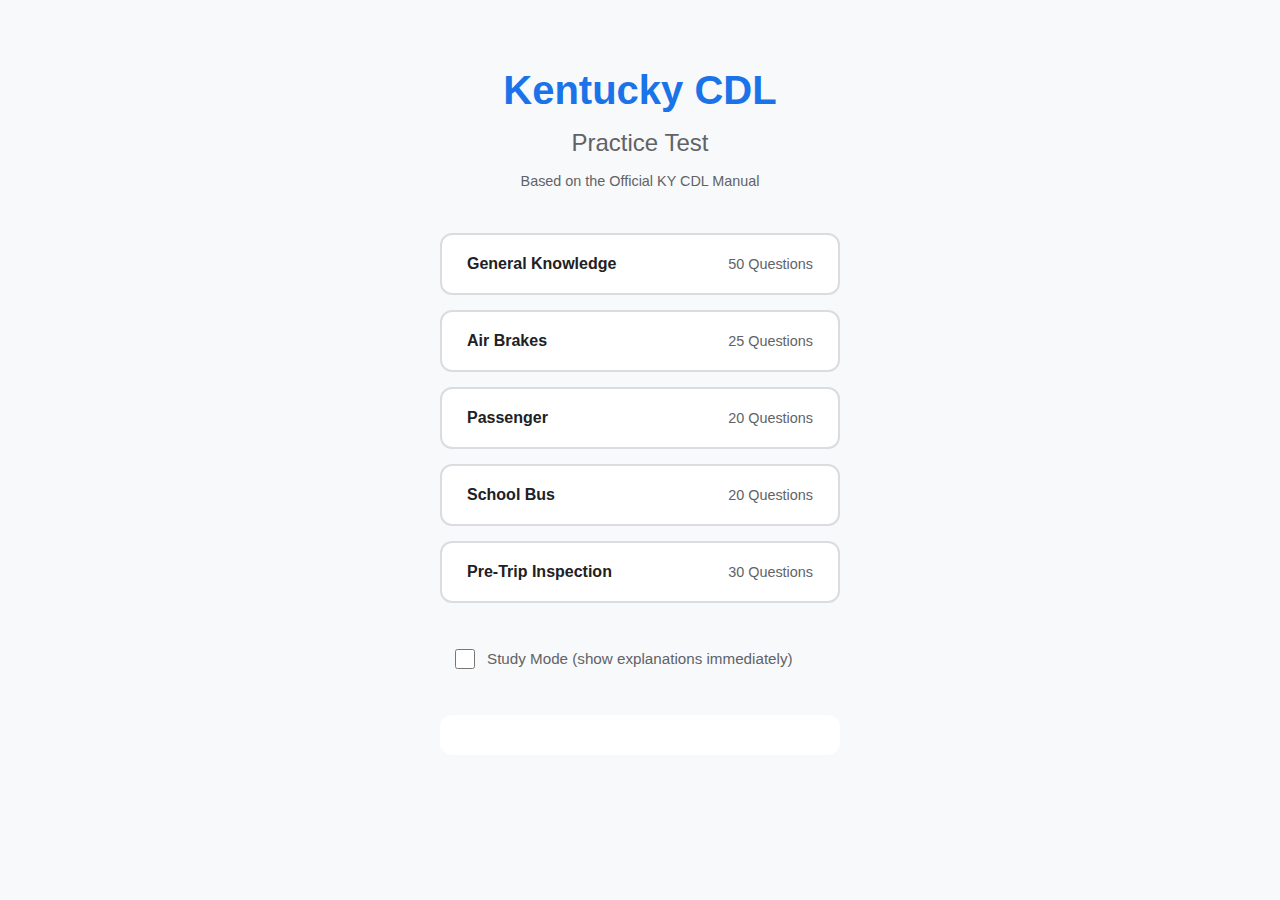
<file: app/index.html>
<!DOCTYPE html>
<html lang="en">
<head>
    <meta charset="UTF-8">
    <meta name="viewport" content="width=device-width, initial-scale=1.0, user-scalable=no">
    <meta name="apple-mobile-web-app-capable" content="yes">
    <meta name="apple-mobile-web-app-status-bar-style" content="black-translucent">
    <title>Kentucky CDL Practice Test</title>
    <link rel="stylesheet" href="styles.css">
</head>
<body>
    <div id="app">
        <!-- Home Screen -->
        <div id="home-screen" class="screen active">
            <div class="header">
                <h1>Kentucky CDL</h1>
                <h2>Practice Test</h2>
            </div>
            <div class="subtitle">Based on the Official KY CDL Manual</div>

            <div class="test-options">
                <button class="test-btn" data-test="generalKnowledge">
                    <span class="test-name">General Knowledge</span>
                    <span class="test-info">50 Questions</span>
                </button>
                <button class="test-btn" data-test="airBrakes">
                    <span class="test-name">Air Brakes</span>
                    <span class="test-info">25 Questions</span>
                </button>
                <button class="test-btn" data-test="passenger">
                    <span class="test-name">Passenger</span>
                    <span class="test-info">20 Questions</span>
                </button>
                <button class="test-btn" data-test="schoolBus">
                    <span class="test-name">School Bus</span>
                    <span class="test-info">20 Questions</span>
                </button>
                <button class="test-btn" data-test="vehicleInspection">
                    <span class="test-name">Pre-Trip Inspection</span>
                    <span class="test-info">30 Questions</span>
                </button>
            </div>

            <div class="mode-toggle">
                <label class="toggle-container">
                    <input type="checkbox" id="study-mode-toggle">
                    <span class="toggle-label">Study Mode (show explanations immediately)</span>
                </label>
            </div>

            <div class="stats-summary" id="stats-summary"></div>
        </div>

        <!-- Test Screen -->
        <div id="test-screen" class="screen">
            <div class="test-header">
                <button class="back-btn" id="back-btn">&larr;</button>
                <span class="test-title" id="test-title">General Knowledge</span>
                <span class="progress" id="progress">1/50</span>
            </div>

            <div class="progress-bar">
                <div class="progress-fill" id="progress-fill"></div>
            </div>

            <div class="question-container">
                <div class="question-number" id="question-number">Question 1</div>
                <div class="question-text" id="question-text"></div>

                <div class="choices" id="choices"></div>

                <div class="explanation hidden" id="explanation"></div>

                <div class="nav-buttons">
                    <button class="nav-btn" id="prev-btn" disabled>Previous</button>
                    <button class="nav-btn primary" id="next-btn">Next</button>
                </div>
            </div>
        </div>

        <!-- Results Screen -->
        <div id="results-screen" class="screen">
            <div class="results-container">
                <div class="results-header">
                    <h2 id="results-title">Test Complete!</h2>
                </div>

                <div class="score-circle" id="score-circle">
                    <span class="score-percent" id="score-percent">0%</span>
                    <span class="score-label">Score</span>
                </div>

                <div class="results-details">
                    <div class="result-row">
                        <span>Correct Answers:</span>
                        <span id="correct-count">0</span>
                    </div>
                    <div class="result-row">
                        <span>Incorrect Answers:</span>
                        <span id="incorrect-count">0</span>
                    </div>
                    <div class="result-row">
                        <span>Passing Score:</span>
                        <span>80%</span>
                    </div>
                </div>

                <div class="pass-fail" id="pass-fail">PASSED</div>

                <div class="results-actions">
                    <button class="action-btn" id="review-btn">Review Answers</button>
                    <button class="action-btn" id="retake-btn">Retake Test</button>
                    <button class="action-btn secondary" id="home-btn">Back to Menu</button>
                </div>
            </div>
        </div>

        <!-- Review Screen -->
        <div id="review-screen" class="screen">
            <div class="test-header">
                <button class="back-btn" id="review-back-btn">&larr;</button>
                <span class="test-title">Review Answers</span>
                <span class="progress" id="review-progress">1/50</span>
            </div>

            <div class="question-container">
                <div class="question-status" id="review-status"></div>
                <div class="question-number" id="review-question-number">Question 1</div>
                <div class="question-text" id="review-question-text"></div>

                <div class="choices review-choices" id="review-choices"></div>

                <div class="explanation visible" id="review-explanation"></div>

                <div class="nav-buttons">
                    <button class="nav-btn" id="review-prev-btn">Previous</button>
                    <button class="nav-btn" id="review-next-btn">Next</button>
                </div>
            </div>
        </div>
    </div>

    <script src="app.js"></script>
</body>
</html>
</file>
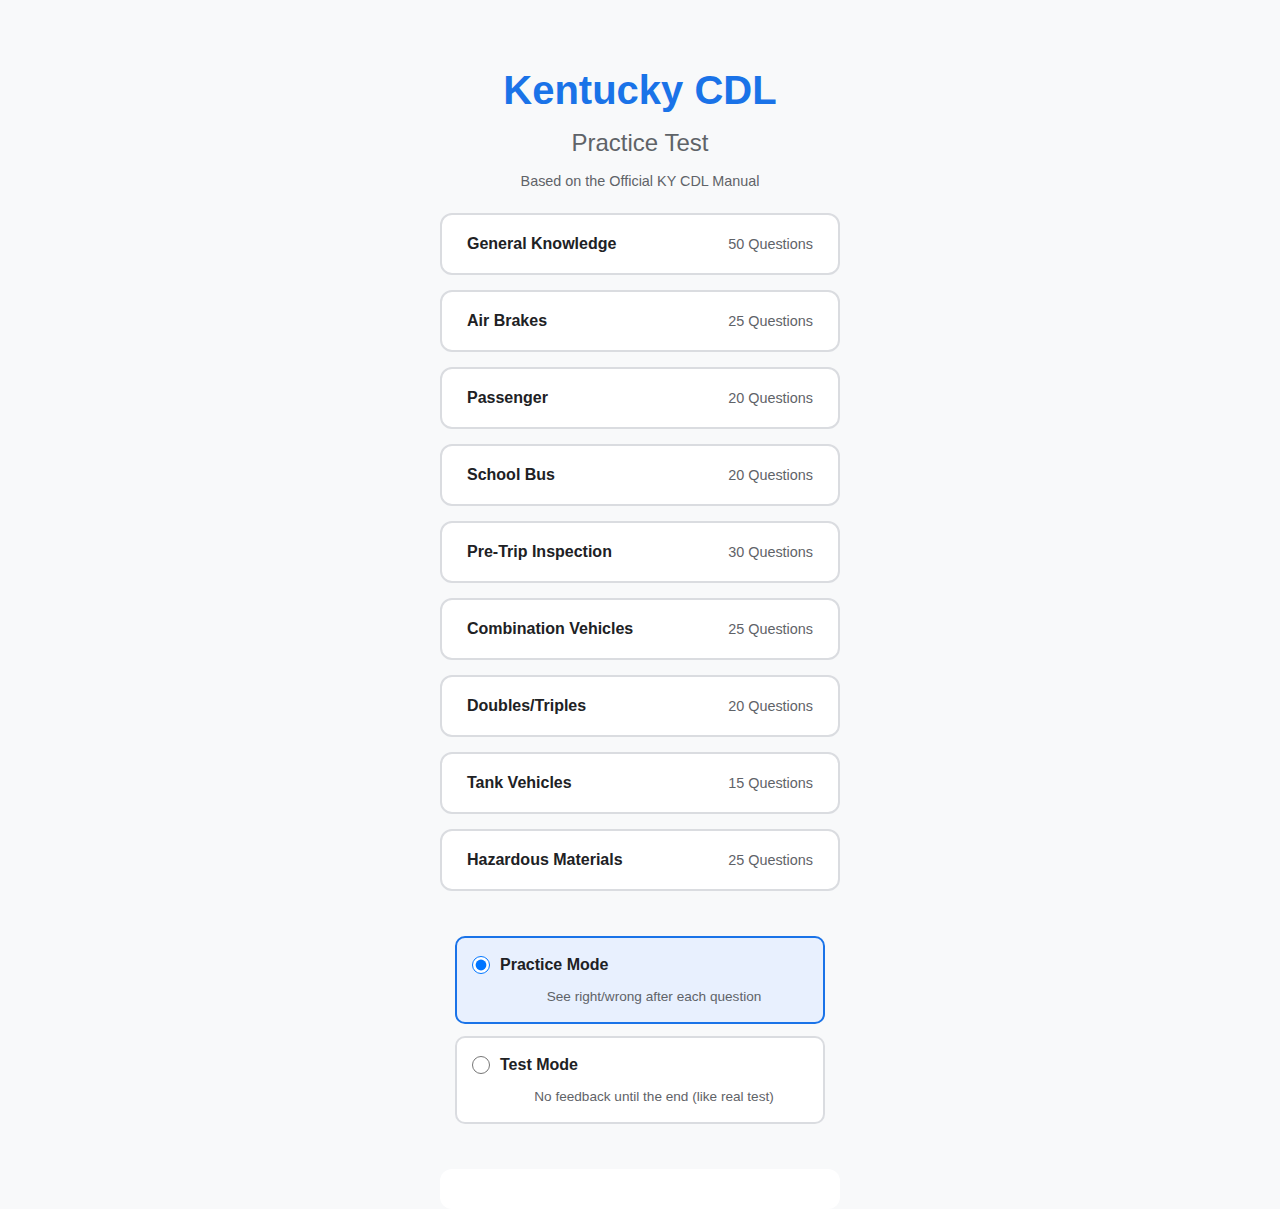
<file: app/cdl-test-mobile.html>
<!DOCTYPE html>
<html lang="en">
<head>
    <meta charset="UTF-8">
    <meta name="viewport" content="width=device-width, initial-scale=1.0, user-scalable=no">
    <meta name="apple-mobile-web-app-capable" content="yes">
    <meta name="apple-mobile-web-app-status-bar-style" content="black-translucent">
    <title>Kentucky CDL Practice Test</title>
    <style>
* {
    margin: 0;
    padding: 0;
    box-sizing: border-box;
}

:root {
    --primary: #1a73e8;
    --primary-dark: #1557b0;
    --success: #34a853;
    --danger: #ea4335;
    --warning: #fbbc04;
    --bg: #f8f9fa;
    --card: #ffffff;
    --text: #202124;
    --text-secondary: #5f6368;
    --border: #dadce0;
}

body {
    font-family: -apple-system, BlinkMacSystemFont, 'Segoe UI', Roboto, Oxygen, Ubuntu, sans-serif;
    background: var(--bg);
    color: var(--text);
    min-height: 100vh;
    line-height: 1.5;
}

.screen {
    display: none;
    min-height: 100vh;
    padding: 20px;
    padding-bottom: env(safe-area-inset-bottom, 20px);
}

.screen.active {
    display: block;
}

#home-screen {
    padding-top: 60px;
    text-align: center;
}

.header h1 {
    font-size: 2.5rem;
    color: var(--primary);
    font-weight: 700;
}

.header h2 {
    font-size: 1.5rem;
    color: var(--text-secondary);
    font-weight: 400;
    margin-top: 5px;
}

.subtitle {
    color: var(--text-secondary);
    font-size: 0.9rem;
    margin-top: 10px;
    margin-bottom: 20px;
}

.manual-link {
    display: inline-flex;
    align-items: center;
    gap: 8px;
    padding: 12px 24px;
    background: var(--card);
    border: 2px solid var(--primary);
    border-radius: 25px;
    color: var(--primary);
    text-decoration: none;
    font-weight: 600;
    font-size: 0.95rem;
    margin-bottom: 30px;
    transition: all 0.2s ease;
}

.manual-link:hover {
    background: var(--primary);
    color: white;
}

.manual-icon {
    font-size: 1.2rem;
}

.test-options {
    display: flex;
    flex-direction: column;
    gap: 15px;
    max-width: 400px;
    margin: 0 auto;
}

.test-btn {
    display: flex;
    justify-content: space-between;
    align-items: center;
    padding: 20px 25px;
    background: var(--card);
    border: 2px solid var(--border);
    border-radius: 12px;
    cursor: pointer;
    transition: all 0.2s ease;
    font-size: 1rem;
}

.test-btn:hover, .test-btn:active {
    border-color: var(--primary);
    transform: translateY(-2px);
    box-shadow: 0 4px 12px rgba(0,0,0,0.1);
}

.test-name {
    font-weight: 600;
    color: var(--text);
}

.test-info {
    color: var(--text-secondary);
    font-size: 0.9rem;
}

.mode-toggle {
    margin-top: 30px;
    padding: 15px;
    max-width: 400px;
    margin-left: auto;
    margin-right: auto;
}

.mode-options {
    display: flex;
    flex-direction: column;
    gap: 12px;
}

.mode-option {
    display: flex;
    flex-wrap: wrap;
    align-items: center;
    gap: 10px;
    padding: 15px;
    background: var(--card);
    border: 2px solid var(--border);
    border-radius: 10px;
    cursor: pointer;
    transition: all 0.2s ease;
}

.mode-option:has(input:checked) {
    border-color: var(--primary);
    background: #e8f0fe;
}

.mode-option input {
    width: 18px;
    height: 18px;
    cursor: pointer;
}

.mode-name {
    font-weight: 600;
    color: var(--text);
}

.mode-desc {
    width: 100%;
    font-size: 0.85rem;
    color: var(--text-secondary);
    margin-left: 28px;
}

.stats-summary {
    margin-top: 30px;
    padding: 20px;
    background: var(--card);
    border-radius: 12px;
    max-width: 400px;
    margin-left: auto;
    margin-right: auto;
    text-align: left;
    font-size: 0.9rem;
    color: var(--text-secondary);
}

.stats-summary h3 {
    color: var(--text);
    margin-bottom: 10px;
    font-size: 1rem;
}

.stats-summary .stat-row {
    display: flex;
    justify-content: space-between;
    padding: 5px 0;
    border-bottom: 1px solid var(--border);
}

.stats-summary .stat-row:last-child {
    border-bottom: none;
}

.test-header {
    display: flex;
    justify-content: space-between;
    align-items: center;
    padding: 10px 0;
    margin-bottom: 15px;
}

.back-btn {
    background: none;
    border: none;
    font-size: 1.5rem;
    cursor: pointer;
    color: var(--primary);
    padding: 5px 10px;
}

.test-title {
    font-weight: 600;
    font-size: 1.1rem;
}

.progress {
    color: var(--text-secondary);
    font-size: 0.9rem;
}

.progress-bar {
    height: 6px;
    background: var(--border);
    border-radius: 3px;
    margin-bottom: 25px;
    overflow: hidden;
}

.progress-fill {
    height: 100%;
    background: var(--primary);
    border-radius: 3px;
    transition: width 0.3s ease;
    width: 0%;
}

.question-container {
    background: var(--card);
    border-radius: 16px;
    padding: 25px 20px;
    box-shadow: 0 2px 8px rgba(0,0,0,0.08);
}

.question-number {
    color: var(--text-secondary);
    font-size: 0.85rem;
    margin-bottom: 10px;
}

.question-text {
    font-size: 1.15rem;
    font-weight: 500;
    margin-bottom: 25px;
    line-height: 1.6;
}

.choices {
    display: flex;
    flex-direction: column;
    gap: 12px;
}

.choice-btn {
    display: flex;
    align-items: flex-start;
    padding: 16px 18px;
    background: var(--bg);
    border: 2px solid var(--border);
    border-radius: 10px;
    cursor: pointer;
    text-align: left;
    font-size: 1rem;
    line-height: 1.5;
    transition: all 0.2s ease;
    color: var(--text);
}

.choice-btn:hover:not(.disabled) {
    border-color: var(--primary);
    background: #e8f0fe;
}

.choice-btn.selected {
    border-color: var(--primary);
    background: #e8f0fe;
}

.choice-btn.correct {
    border-color: var(--success);
    background: #e6f4ea;
}

.choice-btn.incorrect {
    border-color: var(--danger);
    background: #fce8e6;
}

.choice-btn.disabled {
    cursor: default;
}

.choice-letter {
    display: inline-flex;
    align-items: center;
    justify-content: center;
    width: 28px;
    height: 28px;
    min-width: 28px;
    border-radius: 50%;
    background: var(--border);
    color: var(--text);
    font-weight: 600;
    font-size: 0.85rem;
    margin-right: 12px;
}

.choice-btn.selected .choice-letter {
    background: var(--primary);
    color: white;
}

.choice-btn.correct .choice-letter {
    background: var(--success);
    color: white;
}

.choice-btn.incorrect .choice-letter {
    background: var(--danger);
    color: white;
}

.choice-text {
    flex: 1;
    padding-top: 3px;
}

.explanation {
    margin-top: 20px;
    padding: 18px;
    background: #e8f0fe;
    border-radius: 10px;
    border-left: 4px solid var(--primary);
    font-size: 0.95rem;
    line-height: 1.6;
}

.explanation.hidden {
    display: none;
}

.explanation.visible {
    display: block;
}

.explanation-title {
    font-weight: 600;
    color: var(--primary);
    margin-bottom: 8px;
}

.manual-ref {
    display: inline-block;
    margin-top: 15px;
    padding: 10px 16px;
    background: var(--primary);
    color: white;
    text-decoration: none;
    border-radius: 8px;
    font-size: 0.9rem;
    font-weight: 500;
    transition: all 0.2s ease;
}

.manual-ref:hover {
    background: var(--primary-dark);
    transform: translateY(-1px);
}

.nav-buttons {
    display: flex;
    gap: 12px;
    margin-top: 25px;
}

.nav-btn {
    flex: 1;
    padding: 14px 20px;
    border: 2px solid var(--border);
    border-radius: 10px;
    background: var(--card);
    font-size: 1rem;
    font-weight: 600;
    cursor: pointer;
    transition: all 0.2s ease;
    color: var(--text);
}

.nav-btn:disabled {
    opacity: 0.5;
    cursor: not-allowed;
}

.nav-btn.primary {
    background: var(--primary);
    border-color: var(--primary);
    color: white;
}

.nav-btn.primary:hover:not(:disabled) {
    background: var(--primary-dark);
}

.results-container {
    max-width: 400px;
    margin: 0 auto;
    text-align: center;
    padding-top: 40px;
}

.results-header h2 {
    font-size: 1.8rem;
    margin-bottom: 30px;
}

.score-circle {
    width: 180px;
    height: 180px;
    border-radius: 50%;
    background: var(--card);
    border: 8px solid var(--success);
    display: flex;
    flex-direction: column;
    align-items: center;
    justify-content: center;
    margin: 0 auto 30px;
    box-shadow: 0 4px 20px rgba(0,0,0,0.1);
}

.score-circle.fail {
    border-color: var(--danger);
}

.score-percent {
    font-size: 3rem;
    font-weight: 700;
    color: var(--text);
}

.score-label {
    color: var(--text-secondary);
    font-size: 0.9rem;
}

.results-details {
    background: var(--card);
    border-radius: 12px;
    padding: 20px;
    margin-bottom: 25px;
}

.result-row {
    display: flex;
    justify-content: space-between;
    padding: 10px 0;
    border-bottom: 1px solid var(--border);
}

.result-row:last-child {
    border-bottom: none;
}

.pass-fail {
    font-size: 1.5rem;
    font-weight: 700;
    padding: 15px 30px;
    border-radius: 10px;
    margin-bottom: 30px;
}

.pass-fail.passed {
    background: #e6f4ea;
    color: var(--success);
}

.pass-fail.failed {
    background: #fce8e6;
    color: var(--danger);
}

.results-actions {
    display: flex;
    flex-direction: column;
    gap: 12px;
}

.action-btn {
    padding: 16px 30px;
    border: none;
    border-radius: 10px;
    font-size: 1rem;
    font-weight: 600;
    cursor: pointer;
    background: var(--primary);
    color: white;
    transition: all 0.2s ease;
}

.action-btn:hover {
    transform: translateY(-2px);
    box-shadow: 0 4px 12px rgba(0,0,0,0.2);
}

.action-btn.secondary {
    background: var(--card);
    color: var(--text);
    border: 2px solid var(--border);
}

.question-status {
    display: inline-block;
    padding: 6px 14px;
    border-radius: 20px;
    font-size: 0.85rem;
    font-weight: 600;
    margin-bottom: 15px;
}

.question-status.correct {
    background: #e6f4ea;
    color: var(--success);
}

.question-status.incorrect {
    background: #fce8e6;
    color: var(--danger);
}

.review-choices .choice-btn {
    cursor: default;
}

@media (max-width: 400px) {
    .screen {
        padding: 15px;
    }
    .header h1 {
        font-size: 2rem;
    }
    .question-text {
        font-size: 1.05rem;
    }
    .choice-btn {
        padding: 14px 15px;
        font-size: 0.95rem;
    }
}

@media (prefers-color-scheme: dark) {
    :root {
        --bg: #1a1a1a;
        --card: #2d2d2d;
        --text: #e8eaed;
        --text-secondary: #9aa0a6;
        --border: #5f6368;
    }
    .choice-btn {
        color: var(--text);
    }
    .choice-btn:hover:not(.disabled) {
        background: #3c4043;
    }
    .choice-btn.selected {
        background: #174ea6;
    }
    .choice-btn.correct {
        background: #137333;
    }
    .choice-btn.incorrect {
        background: #a50e0e;
    }
    .explanation {
        background: #174ea6;
        color: #e8eaed;
    }
    .nav-btn {
        color: var(--text);
    }
    .mode-option:has(input:checked) {
        background: #174ea6;
    }
}
    </style>
</head>
<body>
    <div id="app">
        <div id="home-screen" class="screen active">
            <div class="header">
                <h1>Kentucky CDL</h1>
                <h2>Practice Test</h2>
            </div>
            <div class="subtitle">Based on the Official KY CDL Manual</div>
            <div class="test-options">
                <button class="test-btn" data-test="generalKnowledge">
                    <span class="test-name">General Knowledge</span>
                    <span class="test-info">50 Questions</span>
                </button>
                <button class="test-btn" data-test="airBrakes">
                    <span class="test-name">Air Brakes</span>
                    <span class="test-info">25 Questions</span>
                </button>
                <button class="test-btn" data-test="passenger">
                    <span class="test-name">Passenger</span>
                    <span class="test-info">20 Questions</span>
                </button>
                <button class="test-btn" data-test="schoolBus">
                    <span class="test-name">School Bus</span>
                    <span class="test-info">20 Questions</span>
                </button>
                <button class="test-btn" data-test="vehicleInspection">
                    <span class="test-name">Pre-Trip Inspection</span>
                    <span class="test-info">30 Questions</span>
                </button>
                <button class="test-btn" data-test="combinationVehicles">
                    <span class="test-name">Combination Vehicles</span>
                    <span class="test-info">25 Questions</span>
                </button>
                <button class="test-btn" data-test="doublesTriples">
                    <span class="test-name">Doubles/Triples</span>
                    <span class="test-info">20 Questions</span>
                </button>
                <button class="test-btn" data-test="tankVehicles">
                    <span class="test-name">Tank Vehicles</span>
                    <span class="test-info">15 Questions</span>
                </button>
                <button class="test-btn" data-test="hazardousMaterials">
                    <span class="test-name">Hazardous Materials</span>
                    <span class="test-info">25 Questions</span>
                </button>
            </div>
            <div class="mode-toggle">
                <div class="mode-options">
                    <label class="mode-option">
                        <input type="radio" name="test-mode" value="practice" checked>
                        <span class="mode-name">Practice Mode</span>
                        <span class="mode-desc">See right/wrong after each question</span>
                    </label>
                    <label class="mode-option">
                        <input type="radio" name="test-mode" value="test">
                        <span class="mode-name">Test Mode</span>
                        <span class="mode-desc">No feedback until the end (like real test)</span>
                    </label>
                </div>
            </div>
            <div class="stats-summary" id="stats-summary"></div>
        </div>

        <div id="test-screen" class="screen">
            <div class="test-header">
                <button class="back-btn" id="back-btn">&larr;</button>
                <span class="test-title" id="test-title">General Knowledge</span>
                <span class="progress" id="progress">1/50</span>
            </div>
            <div class="progress-bar">
                <div class="progress-fill" id="progress-fill"></div>
            </div>
            <div class="question-container">
                <div class="question-number" id="question-number">Question 1</div>
                <div class="question-text" id="question-text"></div>
                <div class="choices" id="choices"></div>
                <div class="explanation hidden" id="explanation"></div>
                <div class="nav-buttons">
                    <button class="nav-btn" id="prev-btn" disabled>Previous</button>
                    <button class="nav-btn primary" id="next-btn">Next</button>
                </div>
            </div>
        </div>

        <div id="results-screen" class="screen">
            <div class="results-container">
                <div class="results-header">
                    <h2 id="results-title">Test Complete!</h2>
                </div>
                <div class="score-circle" id="score-circle">
                    <span class="score-percent" id="score-percent">0%</span>
                    <span class="score-label">Score</span>
                </div>
                <div class="results-details">
                    <div class="result-row">
                        <span>Correct Answers:</span>
                        <span id="correct-count">0</span>
                    </div>
                    <div class="result-row">
                        <span>Incorrect Answers:</span>
                        <span id="incorrect-count">0</span>
                    </div>
                    <div class="result-row">
                        <span>Passing Score:</span>
                        <span>80%</span>
                    </div>
                </div>
                <div class="pass-fail" id="pass-fail">PASSED</div>
                <div class="results-actions">
                    <button class="action-btn" id="review-btn">Review Answers</button>
                    <button class="action-btn" id="retake-btn">Retake Test</button>
                    <button class="action-btn secondary" id="home-btn">Back to Menu</button>
                </div>
            </div>
        </div>

        <div id="review-screen" class="screen">
            <div class="test-header">
                <button class="back-btn" id="review-back-btn">&larr;</button>
                <span class="test-title">Review Answers</span>
                <span class="progress" id="review-progress">1/50</span>
            </div>
            <div class="question-container">
                <div class="question-status" id="review-status"></div>
                <div class="question-number" id="review-question-number">Question 1</div>
                <div class="question-text" id="review-question-text"></div>
                <div class="choices review-choices" id="review-choices"></div>
                <div class="explanation visible" id="review-explanation"></div>
                <div class="nav-buttons">
                    <button class="nav-btn" id="review-prev-btn">Previous</button>
                    <button class="nav-btn" id="review-next-btn">Next</button>
                </div>
            </div>
        </div>
    </div>

<script>
// Manual page mapping - PDF page numbers for each section
const SECTION_PAGES = {
    generalKnowledge: { start: 28, name: "Section 2 - Driving Safely" },
    airBrakes: { start: 80, name: "Section 5 - Air Brakes" },
    passenger: { start: 76, name: "Section 4 - Transporting Passengers" },
    schoolBus: { start: 132, name: "Section 10 - School Buses" }
};

const QUESTIONS_DATA = {"generalKnowledge":{"name":"General Knowledge","requiredScore":80,"questionCount":50,"questions":[{"id":"gk1","question":"At 55 mph on dry pavement with good brakes, the total stopping distance for a heavy vehicle is approximately:","choices":["200 feet","300 feet","Over 400 feet","100 feet"],"correct":2,"explanation":"At 55 mph, your vehicle will travel a minimum of 419 feet to come to a complete stop."},{"id":"gk2","question":"When driving, you should look at least how far ahead?","choices":["5 to 8 seconds","12 to 15 seconds","20 to 25 seconds","3 to 5 seconds"],"correct":1,"explanation":"Look at least 12 to 15 seconds ahead. That means looking ahead the distance you will travel in 12 to 15 seconds."},{"id":"gk3","question":"How far ahead does 12 to 15 seconds represent at lower speeds?","choices":["About half a block","About one block","About two blocks","About 50 feet"],"correct":1,"explanation":"At lower speeds, looking 12 to 15 seconds ahead is about one block."},{"id":"gk4","question":"If you double your speed from 20 to 40 mph, the impact in a crash will be:","choices":["2 times greater","4 times greater","8 times greater","The same"],"correct":1,"explanation":"When you double your speed from 20 to 40 mph, the impact is 4 times greater."},{"id":"gk5","question":"Hydroplaning can occur at speeds as low as:","choices":["55 mph","45 mph","30 mph","65 mph"],"correct":2,"explanation":"Hydroplaning can occur at speeds as low as 30 mph if there is a lot of water."},{"id":"gk6","question":"On a one-way or divided highway, how far from the vehicle should you place the rearmost warning device when stopped?","choices":["100 feet","200 feet","300 feet","50 feet"],"correct":1,"explanation":"On a one-way or divided highway, place warning devices at 10 feet, 100 feet, and 200 feet toward approaching traffic."},{"id":"gk7","question":"During your trip, how often should you check your cargo?","choices":["Only at the start","Every 3 hours or 150 miles","Every 6 hours or 300 miles","Only if you hear something shift"],"correct":1,"explanation":"Check cargo within the first 50 miles after beginning a trip and every 150 miles or every three hours thereafter."},{"id":"gk8","question":"At 55 mph, perception distance (the distance traveled while recognizing a hazard) is approximately:","choices":["61 feet","142 feet","216 feet","32 feet"],"correct":1,"explanation":"The average perception time is 1 3/4 seconds (1.75 seconds). At 55 mph this accounts for 142 feet traveled."},{"id":"gk9","question":"At 55 mph, reaction distance (the distance traveled while moving your foot to the brake) is approximately:","choices":["142 feet","32 feet","61 feet","216 feet"],"correct":2,"explanation":"Reaction Distance is the distance traveled during reaction time (3/4 to 1 second). At 55 mph this accounts for 61 feet."},{"id":"gk10","question":"What is the proper following distance rule for vehicles under 40 mph?","choices":["2 seconds regardless of vehicle length","1 second for every 10 feet of vehicle length","5 seconds for all vehicles","3 seconds for all vehicles"],"correct":1,"explanation":"Allow at least one second for each 10 feet of vehicle length at speeds below 40 mph."},{"id":"gk11","question":"At speeds over 40 mph, what additional following distance should you add?","choices":["No additional time needed","Add 1 second","Add 3 seconds","Double the distance"],"correct":1,"explanation":"At speeds over 40 mph, you should add 1 second to your following distance."},{"id":"gk12","question":"When should you downshift for a curve?","choices":["While in the curve","Before entering the curve","After exiting the curve","Only on wet roads"],"correct":1,"explanation":"You should slow down before entering a curve. Downshift before entering the curve - never while in it."},{"id":"gk13","question":"What is the best way to check that your service brakes are working properly?","choices":["Listen for air leaks","Wait for the low air warning","Apply firm pressure while moving slowly and note if vehicle pulls to one side","Check the brake pedal height"],"correct":2,"explanation":"Move the vehicle forward slowly and apply the brakes firmly. Note any vehicle pulling to one side, unusual feel, or delayed stopping action."},{"id":"gk14","question":"When testing hydraulic brakes, you should hold the brake pedal down for how long to check for leaks?","choices":["3 seconds","5 seconds","10 seconds","15 seconds"],"correct":1,"explanation":"With the engine running, apply firm pressure to the brake pedal for 5 seconds. The pedal should not move."},{"id":"gk15","question":"If you triple your speed from 20 to 60 mph, how much greater is the impact and braking distance?","choices":["3 times greater","6 times greater","9 times greater","12 times greater"],"correct":2,"explanation":"Triple the speed from 20 to 60 mph and the impact and braking distance is 9 times greater."},{"id":"gk16","question":"What is the minimum tread depth for front tires?","choices":["2/32 inch","4/32 inch","1/32 inch","6/32 inch"],"correct":1,"explanation":"Front tires must have tread depth of at least 4/32 inch."},{"id":"gk17","question":"What is the minimum tread depth for other tires?","choices":["4/32 inch","2/32 inch","1/32 inch","3/32 inch"],"correct":1,"explanation":"Other tires must have tread depth of at least 2/32 inch."},{"id":"gk18","question":"When backing a vehicle, you should:","choices":["Back quickly to get it over with","Back toward the driver's side whenever possible","Always use the passenger side for better visibility","Rely solely on mirrors"],"correct":1,"explanation":"Back to the driver's side so that you can see better. Backing toward the right side is very dangerous because you can't see as well."},{"id":"gk19","question":"Why should you avoid backing toward the passenger side?","choices":["It's easier to back toward the driver's side","You cannot see as well","The turning radius is different","It's harder on the transmission"],"correct":1,"explanation":"Backing toward the right (passenger) side is very dangerous because you can't see as well."},{"id":"gk20","question":"Which of the following is a cause of serious vehicle fires?","choices":["Electrical problems","Fuel leaks","Smoking near the vehicle","All of the above"],"correct":3,"explanation":"Vehicle fires can be caused by fuel leaks, electrical short circuits, improper use of flares, under-inflated tires, and flammable cargo. Spilled fuel, loose fuel connections, and improper fueling are common fire hazards."},{"id":"gk21","question":"If you are driving in fog, you should use:","choices":["High beam headlights","Low beam headlights","Parking lights only","No lights"],"correct":1,"explanation":"In fog, use low beams. High beams reflect off the fog and reduce visibility."},{"id":"gk22","question":"When driving in slippery conditions, how much more following distance should you allow?","choices":["Much more than normal","Triple the normal distance","Add one second","Same as normal"],"correct":0,"explanation":"When roads are slippery, you need much more space to stop. Wet roads can double stopping distance. Slow down and increase your following distance significantly."},{"id":"gk23","question":"What is the proper way to use engine braking on a long downgrade?","choices":["Stay in high gear and use the brakes constantly","Use a low gear before starting down and apply brakes only to prevent speeding","Apply brakes at the top and coast down","Alternate between high and low gear"],"correct":1,"explanation":"The use of brakes on a long and/or steep downgrade is only a supplement to the braking effect of the engine."},{"id":"gk24","question":"What is 'brake fade'?","choices":["Normal wear of brake pads","Brakes losing effectiveness due to overheating","Brakes getting wet","Low brake fluid"],"correct":1,"explanation":"Brake fade is caused by excessive heat from using brakes too much without relying on engine braking, causing chemical changes in brake linings and drum expansion."},{"id":"gk25","question":"When driving in very hot weather, you should inspect your tires every:","choices":["200 miles or 4 hours","150 miles or 3 hours","100 miles or 2 hours","50 miles or 1 hour"],"correct":2,"explanation":"In very hot weather, check tires every 2 hours or every 100 miles to monitor for proper inflation and overheating."},{"id":"gk26","question":"What class CDL is required for any combination of vehicles with a GCWR of 26,001 pounds or more (if towed vehicle is over 10,000 pounds)?","choices":["Class C","Class B","Class A","No CDL required"],"correct":2,"explanation":"Class A CDL is required for any combination of vehicles with a GCWR of 26,001 pounds or more, provided the GVWR of the vehicle being towed is in excess of 10,000 pounds."},{"id":"gk27","question":"What class CDL is required for any single vehicle with a GVWR of 26,001 pounds or more?","choices":["Class A","Class B","Class C","No CDL required"],"correct":1,"explanation":"Class B CDL is required for any single vehicle with a GVWR of 26,001 pounds or more."},{"id":"gk28","question":"To pass the CDL knowledge test, you must answer what percentage of questions correctly?","choices":["70 percent","75 percent","80 percent","90 percent"],"correct":2,"explanation":"For each test, 80 percent of the questions must be answered correctly to pass."},{"id":"gk29","question":"How long must you hold a CDL instruction permit before taking the skills test?","choices":["7 days","14 days","30 days","No waiting period"],"correct":1,"explanation":"The permit must be held for 14 days prior to a skills test being administered."},{"id":"gk30","question":"What BAC level will result in being put out of service for 24 hours when driving a commercial vehicle?","choices":[".04% or higher","Any amount from .01% to .039%",".08% or higher",".02% or higher"],"correct":1,"explanation":"If a driver tests from .01% BAC to .039% BAC, that driver shall be put out of service for 24 hours."},{"id":"gk31","question":"What BAC level results in disqualification from commercial driving for one year (first offense)?","choices":[".02% or higher",".04% or higher",".08% or higher",".10% or higher"],"correct":1,"explanation":"Drivers testing at .04% BAC or higher will be disqualified for one year."},{"id":"gk32","question":"A second conviction for DUI while driving a commercial motor vehicle results in:","choices":["1 year disqualification","3 year disqualification","5 year disqualification","Lifetime disqualification"],"correct":3,"explanation":"A second conviction of driving a commercial motor vehicle under the influence of alcohol or other drugs results in lifetime disqualification."},{"id":"gk33","question":"How many serious traffic violations in three years results in a 60-day disqualification?","choices":["One","Two","Three","Four"],"correct":1,"explanation":"Two serious moving violations in three years results in 60 days disqualification."},{"id":"gk34","question":"How many serious traffic violations in three years results in a 120-day disqualification?","choices":["One","Two","Three","Four"],"correct":2,"explanation":"Three serious moving violations in three years results in 120 days disqualification."},{"id":"gk35","question":"Which is considered a 'serious violation'?","choices":["Speeding 5 mph over the limit","Speeding 15 mph or more over the limit","Failure to signal","Expired registration"],"correct":1,"explanation":"A serious violation includes speeding 15 mph or more, improper lane usage/changes, following too closely, reckless driving."},{"id":"gk36","question":"When should you use your horn?","choices":["To express frustration at other drivers","To let other drivers know you're there when necessary","Frequently to keep other drivers alert","Only in emergencies"],"correct":1,"explanation":"Use your horn to let others know you're there when needed, but avoid using it unnecessarily."},{"id":"gk37","question":"What is the minimum number of tie-downs required for any flatbed load?","choices":["One","Two","Three","Four"],"correct":1,"explanation":"There should be at least one tie-down for each 10 feet of cargo, with a minimum of two tie-downs."},{"id":"gk38","question":"What is the minimum number of tie-downs for a 20-foot load?","choices":["One","Two","Three","Four"],"correct":1,"explanation":"A 20-foot load requires a minimum of two tie-downs (one for each 10 feet)."},{"id":"gk39","question":"Cargo should be checked within the first how many miles of starting a trip?","choices":["25 miles","50 miles","100 miles","150 miles"],"correct":1,"explanation":"Check cargo within the first 50 miles after beginning a trip."},{"id":"gk40","question":"What are the two basic reasons for covering cargo on an open bed?","choices":["To reduce wind resistance and improve fuel economy","To protect people from spilled cargo and protect cargo from weather","To prevent theft and hide the cargo","It's not necessary to cover cargo"],"correct":1,"explanation":"There are two basic reasons for covering cargo: to protect people from spilled cargo, and to protect the cargo from weather."},{"id":"gk41","question":"What should you do before transporting a sealed load?","choices":["Nothing special is required","Check that you do not exceed weight limits","Open and inspect all cargo","Contact the shipper"],"correct":1,"explanation":"Before transporting a sealed load, check that you don't exceed weight limits."},{"id":"gk42","question":"How much weight can a cargo securement system be required to withstand?","choices":["Half the cargo weight","The full cargo weight","1.5 times the cargo weight","Twice the cargo weight"],"correct":0,"explanation":"Federal regulations require the aggregate working load limit of any securement system must be at least one-half (50%) of the weight of the cargo being secured."},{"id":"gk43","question":"The most important reason for doing a vehicle inspection is:","choices":["To avoid getting a ticket","Safety","To save money on repairs","It's required by law"],"correct":1,"explanation":"The most important reason for a vehicle inspection is safety - to find problems before they cause a crash or breakdown."},{"id":"gk44","question":"What are three things you check during a pre-trip inspection of the engine compartment?","choices":["Radio, heater, air freshener","Oil level, coolant level, power steering fluid","Seat position, mirror adjustment, seatbelt","Tire pressure, tire tread, wheel nuts"],"correct":1,"explanation":"In the engine compartment, check oil level, coolant level, and power steering fluid among other things."},{"id":"gk45","question":"What lights must you check during a vehicle inspection?","choices":["Dome lights only","Headlights and all other lights and reflectors","Emergency flashers only","Turn signals only"],"correct":1,"explanation":"Check headlights, tail lights, brake lights, turn signals, clearance lights, and all reflectors."},{"id":"gk46","question":"When is it acceptable to exceed the speed limit?","choices":["When passing another vehicle","Never","When traffic flow requires it","During emergencies only"],"correct":1,"explanation":"Never exceed the speed limit. Obey speed limits - they are set for ideal conditions."},{"id":"gk47","question":"What color are the parking brake controls on newer vehicles with air brakes?","choices":["Red","Blue","Yellow","Green"],"correct":2,"explanation":"In newer vehicles with air brakes, the parking brakes are controlled using a diamond-shaped, yellow, push-pull control knob."},{"id":"gk48","question":"When must you use your headlights?","choices":["Only at night","At night and any time you cannot see clearly ahead","Only when it's raining","When you feel it's necessary"],"correct":1,"explanation":"Use headlights at night and any time visibility is reduced (fog, rain, snow). Low beams let you see about 250 feet ahead; high beams about 350-500 feet."},{"id":"gk49","question":"What does GCWR stand for?","choices":["Gross Cargo Weight Rating","Gross Combination Weight Rating","General Commercial Weight Requirement","Government Commercial Weight Regulation"],"correct":1,"explanation":"GCWR stands for Gross Combination Weight Rating - the value specified by the manufacturer as the loaded weight of a combination vehicle."},{"id":"gk50","question":"What does GVWR stand for?","choices":["Gross Vehicle Weight Rating","General Vehicle Weight Requirement","Gross Volume Weight Rating","Government Vehicle Weight Regulation"],"correct":0,"explanation":"GVWR stands for Gross Vehicle Weight Rating - the value specified by the manufacturer as the loaded weight of a single vehicle."}]},"airBrakes":{"name":"Air Brakes","requiredScore":80,"questionCount":25,"questions":[{"id":"ab1","question":"The air compressor governor cut-out is typically at what pressure?","choices":["100 psi","125 psi","150 psi","80 psi"],"correct":1,"explanation":"When air tank pressure rises to the 'cut-out' level (around 125 psi), the governor stops the compressor from pumping air."},{"id":"ab2","question":"The air compressor governor cut-in is typically at what pressure?","choices":["125 psi","100 psi","55 psi","80 psi"],"correct":1,"explanation":"When the tank pressure falls to the 'cut-in' pressure (around 100 psi), the governor allows the compressor to start pumping again."},{"id":"ab3","question":"At what pressure does the safety relief valve typically open?","choices":["100 psi","125 psi","150 psi","175 psi"],"correct":2,"explanation":"The safety valve is usually set to open at 150 psi to protect the tank and system from too much pressure."},{"id":"ab4","question":"The low air pressure warning signal must come on before pressure drops below:","choices":["100 psi","80 psi","55 psi","40 psi"],"correct":2,"explanation":"A warning signal you can see must come on before the air pressure in the tanks falls below 55 psi."},{"id":"ab5","question":"Spring brakes on trucks and tractors typically come fully on when air pressure drops to:","choices":["55 psi","20 to 45 psi","80 psi","10 psi"],"correct":1,"explanation":"Tractor and straight truck spring brakes will come fully on when air pressure drops to a range of 20 to 45 psi (typically 20 to 30 psi)."},{"id":"ab6","question":"What is the maximum air leakage rate for a single vehicle with the parking brake released?","choices":["1 psi in one minute","2 psi in one minute","3 psi in one minute","4 psi in one minute"],"correct":1,"explanation":"The loss rate should be less than two psi in one minute for single vehicles."},{"id":"ab7","question":"What is the maximum air leakage rate for a combination vehicle with the parking brake released?","choices":["2 psi in one minute","3 psi in one minute","4 psi in one minute","5 psi in one minute"],"correct":1,"explanation":"The loss rate should be less than three psi in one minute for combination vehicles."},{"id":"ab8","question":"What is the maximum air leakage rate for a single vehicle with the brake pedal applied?","choices":["2 psi in one minute","3 psi in one minute","4 psi in one minute","5 psi in one minute"],"correct":1,"explanation":"With the brake applied, air pressure should not drop more than three pounds in one minute for single vehicles."},{"id":"ab9","question":"What is the maximum air leakage rate for a combination vehicle with the brake pedal applied?","choices":["3 psi in one minute","4 psi in one minute","5 psi in one minute","6 psi in one minute"],"correct":1,"explanation":"With the brake applied, air pressure should not drop more than four pounds in one minute for combination vehicles."},{"id":"ab10","question":"Air brake lag distance at 55 mph adds approximately how many feet to stopping distance?","choices":["10 feet","20 feet","32 feet","50 feet"],"correct":2,"explanation":"The air brake lag distance at 55 mph on dry pavement adds about 32 feet."},{"id":"ab11","question":"At 55 mph on dry pavement, the total stopping distance for a vehicle with air brakes is approximately:","choices":["300 feet","400 feet","Over 450 feet","200 feet"],"correct":2,"explanation":"At 55 mph for an average driver under good traction and brake conditions, the total stopping distance is over 450 feet."},{"id":"ab12","question":"What are the three braking systems in air brakes?","choices":["Primary, secondary, and auxiliary","Service, parking, and emergency","Front, rear, and trailer","Manual, automatic, and hydraulic"],"correct":1,"explanation":"Air brakes are really three different braking systems: service brake, parking brake, and emergency brake."},{"id":"ab13","question":"Why must air tanks be drained?","choices":["To check for leaks","To remove water and oil that collects","To reduce air pressure","To clean the tanks"],"correct":1,"explanation":"Compressed air usually has some water and compressor oil in it, which can cause brake failure (water can freeze in cold weather)."},{"id":"ab14","question":"If your vehicle does not have automatic air tank drains, when should you drain the tanks?","choices":["Once a week","At the end of each day of driving","Once a month","Only when moisture is visible"],"correct":1,"explanation":"If your vehicle doesn't have automatic drains, drain your air tanks at the end of each working day."},{"id":"ab15","question":"What is the most common type of foundation brake used on heavy vehicles?","choices":["Disc brakes","Wedge brakes","S-cam drum brakes","Hydraulic brakes"],"correct":2,"explanation":"The most common type of foundation brake is the s-cam drum brake."},{"id":"ab16","question":"What does ABS stand for?","choices":["Air Brake System","Antilock Braking System","Automatic Brake System","Advanced Brake Safety"],"correct":1,"explanation":"ABS stands for Antilock Braking System - a computerized system that keeps your wheels from locking up during hard brake applications."},{"id":"ab17","question":"Truck tractors with air brakes built after what date are required to have ABS?","choices":["January 1, 1996","March 1, 1997","March 1, 1998","January 1, 2000"],"correct":1,"explanation":"Truck tractors with air brakes built on or after March 1, 1997 are required to be equipped with antilock brakes."},{"id":"ab18","question":"Other air brake vehicles (trucks, buses, trailers, dollies) built after what date must have ABS?","choices":["March 1, 1997","March 1, 1998","January 1, 1999","January 1, 2000"],"correct":1,"explanation":"Other air brake vehicles built on or after March 1, 1998 are required to be equipped with antilock brakes."},{"id":"ab19","question":"What color is the ABS malfunction lamp?","choices":["Red","Yellow","Green","Blue"],"correct":1,"explanation":"Vehicles with ABS have yellow malfunction lamps to tell you if something isn't working."},{"id":"ab20","question":"When air pressure builds from 85 to 100 psi in dual air systems, it should take no longer than:","choices":["30 seconds","45 seconds","60 seconds","90 seconds"],"correct":1,"explanation":"When the engine is at operating rpms, the pressure should build from 85 to 100 psi within 45 seconds in dual air systems."},{"id":"ab21","question":"If a slack adjuster moves more than about how much when pulled, it probably needs adjustment?","choices":["Half inch","One inch","Two inches","Three inches"],"correct":1,"explanation":"If a slack adjuster moves more than about one inch where the push rod attaches to it, it probably needs adjustment."},{"id":"ab22","question":"What is the most common problem found in roadside inspections related to air brakes?","choices":["Leaking air lines","Low air pressure","Out-of-adjustment brakes","Worn brake pads"],"correct":2,"explanation":"Out-of-adjustment brakes are the most common problem found in roadside inspections."},{"id":"ab23","question":"What should you do if the low air pressure warning comes on while driving?","choices":["Continue driving but avoid hills","Pump the brakes to build pressure","Stop and safely park as soon as possible","Drive faster to build pressure"],"correct":2,"explanation":"If the low air pressure warning comes on, stop and safely park your vehicle as soon as possible."},{"id":"ab24","question":"What shape is the parking brake control knob on newer air brake vehicles?","choices":["Round","Square","Diamond-shaped","Triangle"],"correct":2,"explanation":"In newer vehicles with air brakes, you put on the parking brakes using a diamond-shaped, yellow, push-pull control knob."},{"id":"ab25","question":"How long does air brake lag take (the time for brakes to work after pushing the pedal)?","choices":["Instantly","One half second or more","Two to three seconds","Five seconds"],"correct":1,"explanation":"With air brakes, it takes a little time (one half second or more) for the air to flow through the lines to the brakes."}]},"passenger":{"name":"Passenger Endorsement","requiredScore":80,"questionCount":20,"questions":[{"id":"pe1","question":"A CDL with passenger endorsement is required when operating a vehicle designed to transport how many passengers (including the driver)?","choices":["10 or more","12 or more","16 or more","20 or more"],"correct":2,"explanation":"Bus drivers must have a CDL if they drive a vehicle designed to seat 16 or more persons, including the driver."},{"id":"pe2","question":"What emergency equipment must a bus have?","choices":["Fire extinguisher only","Fire extinguisher and emergency reflectors, plus spare fuses","Emergency reflectors only","First aid kit only"],"correct":1,"explanation":"A bus must have a fire extinguisher and emergency reflectors (3 reflective triangles or at least 6 fusees or 3 liquid burning flares), plus spare electrical fuses unless equipped with circuit breakers."},{"id":"pe3","question":"How many reflective triangles are required as emergency equipment?","choices":["2","3","4","5"],"correct":1,"explanation":"The bus must have 3 reflective triangles (or at least 6 fusees or 3 liquid burning flares)."},{"id":"pe4","question":"Where should standing passengers stay on a bus?","choices":["Anywhere they can find room","Behind the standee line","Near the driver for safety","In the front half of the bus"],"correct":1,"explanation":"No rider may stand forward of the rear of the driver's seat. All standing riders must stay behind the standee line."},{"id":"pe5","question":"How wide is the standee line on a bus floor?","choices":["1 inch","2 inches","3 inches","4 inches"],"correct":1,"explanation":"Buses designed to allow standing must have a two-inch line on the floor showing riders where they cannot stand."},{"id":"pe6","question":"What is the maximum total weight of hazardous materials that can be carried on a bus?","choices":["100 pounds","250 pounds","500 pounds","1000 pounds"],"correct":2,"explanation":"Buses can carry no more than 500 pounds total of allowed hazardous materials."},{"id":"pe7","question":"What is the maximum weight of any one class of hazardous material on a bus?","choices":["50 pounds","100 pounds","200 pounds","250 pounds"],"correct":1,"explanation":"No more than 100 pounds of any one class of hazardous material may be carried on a bus."},{"id":"pe8","question":"How far from railroad crossings should a bus stop?","choices":["5 to 25 feet","10 to 40 feet","15 to 50 feet","25 to 75 feet"],"correct":2,"explanation":"Stop your bus between 15 and 50 feet before railroad crossings."},{"id":"pe9","question":"At a drawbridge, how far back should you stop when there is no signal or attendant?","choices":["25 feet","50 feet","75 feet","100 feet"],"correct":1,"explanation":"Stop at least 50 feet before the draw of the bridge."},{"id":"pe10","question":"What type of tires are prohibited on the front wheels of a bus?","choices":["Snow tires","All-season tires","Recapped or regrooved tires","Steel-belted radials"],"correct":2,"explanation":"Front wheels must not have recapped or regrooved tires."},{"id":"pe11","question":"Which hazardous materials can NEVER be carried on a bus?","choices":["Small arms ammunition","Division 2.3 poison gas and liquid Class 6 poison","Emergency hospital supplies","ORM-D materials"],"correct":1,"explanation":"Buses must never carry Division 2.3 poison gas, liquid Class 6 poison, tear gas, or irritating materials."},{"id":"pe12","question":"When are you NOT required to stop at a railroad crossing in a bus?","choices":["When in a hurry","When the traffic signal is green or a flagman directs you","When you can see no trains coming","You must always stop"],"correct":1,"explanation":"You do not have to stop, but must slow down and carefully check, when a traffic signal is green or a policeman/flagman is directing traffic."},{"id":"pe13","question":"When crossing railroad tracks in a bus with a manual transmission, you should:","choices":["Shift into a higher gear for speed","Never change gears while crossing","Coast across in neutral","Stop on the tracks if traffic ahead stops"],"correct":1,"explanation":"If your bus has a manual transmission, never change gears while crossing the tracks."},{"id":"pe14","question":"What should you do before starting the bus after passengers have boarded?","choices":["Nothing special","Wait for them to sit down or brace themselves","Start moving slowly","Open all doors"],"correct":1,"explanation":"Wait for passengers to sit down or brace themselves before starting. Starting and stopping should be smooth."},{"id":"pe15","question":"Where should you discharge a disruptive passenger?","choices":["Wherever they want","At a safe location, not where it would be unsafe for them","At the nearest intersection","Immediately at the next stop"],"correct":1,"explanation":"Don't discharge disruptive riders where it would be unsafe for them. It may be safer at the next scheduled stop or a well-lighted area where there are other people."},{"id":"pe16","question":"Which of the following is a 'prohibited practice' for bus drivers?","choices":["Using mirrors frequently","Making announcements at stops","Fueling with passengers on board in a closed building","Using the air conditioning"],"correct":2,"explanation":"Never refuel in a closed building with riders on board."},{"id":"pe17","question":"When can you tow or push a disabled bus with passengers aboard?","choices":["Never","Only to the nearest safe spot to let passengers off","Anytime if necessary","Only in emergencies approved by dispatch"],"correct":1,"explanation":"Do not tow or push a disabled bus with riders aboard unless getting off would be unsafe. Only tow or push to the nearest safe spot to discharge passengers."},{"id":"pe18","question":"What is the brake-door interlock system?","choices":["A lock that prevents door opening","A system that applies brakes and holds throttle at idle when rear door is open","An alarm when doors are open","A backup brake system"],"correct":1,"explanation":"The brake-door interlock applies the brakes and holds the throttle in idle position when the rear door is open."},{"id":"pe19","question":"Should you use the brake-door interlock in place of the parking brake?","choices":["Yes, it's designed for that purpose","No, do not use it in place of the parking brake","Only when parked on level ground","Only when loading passengers"],"correct":1,"explanation":"Do not use the brake-door interlock safety feature in place of the parking brake."},{"id":"pe20","question":"What should you announce when arriving at a destination?","choices":["Only the location","Location, reason for stopping, next departure time, and bus number","Only departure time","Nothing unless passengers ask"],"correct":1,"explanation":"When arriving at the destination or intermediate stops, announce: the location, reason for stopping, next departure time, and bus number."}]},"schoolBus":{"name":"School Bus Endorsement","requiredScore":80,"questionCount":20,"questions":[{"id":"sb1","question":"The danger zone around a school bus can extend as much as how many feet from the front bumper?","choices":["10 feet","20 feet","30 feet","40 feet"],"correct":2,"explanation":"The danger zones may extend as much as 30 feet from the front bumper, with the first 10 feet being the most dangerous."},{"id":"sb2","question":"The danger zone extends how many feet to the left and right sides of the bus?","choices":["5 feet","10 feet","15 feet","20 feet"],"correct":1,"explanation":"The danger zone extends 10 feet from the left and right sides of the bus."},{"id":"sb3","question":"The danger zone extends how many feet behind the rear bumper?","choices":["5 feet","10 feet","20 feet","30 feet"],"correct":1,"explanation":"The danger zone extends 10 feet behind the rear bumper of the school bus."},{"id":"sb4","question":"When approaching a school bus stop, you should activate alternating amber warning lights at least how many feet before the stop?","choices":["100 feet","150 feet","200 feet","300 feet"],"correct":2,"explanation":"Activate alternating flashing amber warning lights at least 200 feet or approximately 5-10 seconds before the school bus stop."},{"id":"sb5","question":"When stopping to pick up students, the front bumper should be at least how far from students at the stop?","choices":["5 feet","10 feet","15 feet","20 feet"],"correct":1,"explanation":"Bring school bus to a full stop with the front bumper at least 10 feet away from students at the designated stop."},{"id":"sb6","question":"After unloading, students should walk at least how far from the side of the bus?","choices":["5 feet","10 feet","15 feet","20 feet"],"correct":1,"explanation":"Tell students to exit the bus and walk at least 10 feet away from the side of the bus."},{"id":"sb7","question":"How far should the outside flat mirrors let you see behind the bus?","choices":["100 feet or 2 bus lengths","200 feet or 4 bus lengths","300 feet or 6 bus lengths","50 feet or 1 bus length"],"correct":1,"explanation":"Ensure flat mirrors are adjusted so you can see 200 feet or 4 bus lengths behind the bus."},{"id":"sb8","question":"What should students do if they drop something near the bus?","choices":["Pick it up quickly","Leave it and move to safety, then get driver's attention","Ask another student to get it","Ignore it"],"correct":1,"explanation":"Students should leave any dropped object and move to a point of safety out of the danger zones and attempt to get the driver's attention to retrieve the object."},{"id":"sb9","question":"During mandatory evacuations, where should students be led to if there is a fire on the bus?","choices":["Downwind of the bus","Upwind of the bus","Behind the bus","In front of the bus"],"correct":1,"explanation":"Lead students upwind of the bus if fire is present."},{"id":"sb10","question":"If there is a risk from hazardous materials during evacuation, students should be led at least how far away?","choices":["100 feet","200 feet","300 feet","500 feet"],"correct":2,"explanation":"Lead students upwind of the bus at least 300 feet if there is a risk from spilled hazardous materials."},{"id":"sb11","question":"A safe place for evacuation should be at least how far off the road?","choices":["50 feet","100 feet","150 feet","200 feet"],"correct":1,"explanation":"A safe place will be at least 100 feet off the road in the direction of oncoming traffic."},{"id":"sb12","question":"At a railroad crossing, how far from the nearest rail should a school bus stop?","choices":["5 to 25 feet","10 to 40 feet","15 to 50 feet","25 to 75 feet"],"correct":2,"explanation":"Stop no closer than 15 feet and no farther than 50 feet from the nearest rail."},{"id":"sb13","question":"When crossing railroad tracks in a school bus, you should:","choices":["Cross quickly in a high gear","Cross in a low gear and do not change gears while crossing","Stop in the middle to check for trains","Cross in neutral to save fuel"],"correct":1,"explanation":"Cross the tracks in a low gear. Do not change gears while crossing."},{"id":"sb14","question":"If the gate comes down after you have started crossing the tracks, what should you do?","choices":["Stop immediately","Back up quickly","Drive through the gate even if you break it","Wait for it to rise"],"correct":2,"explanation":"If the gate comes down after you have started across, drive through it even if it means you will break the gate."},{"id":"sb15","question":"What is a passive railroad crossing?","choices":["A crossing with flashing lights","A crossing with gates","A crossing without any traffic control device","An abandoned crossing"],"correct":2,"explanation":"A passive crossing does not have any type of traffic control device - no flashing lights, bells, or gates."},{"id":"sb16","question":"How much tail swing can a school bus have?","choices":["Up to 1 foot","Up to 2 feet","Up to 3 feet","Up to 4 feet"],"correct":2,"explanation":"A school bus can have up to a three-foot tail swing."},{"id":"sb17","question":"When must you evacuate a school bus?","choices":["Only if students request it","When the bus is on fire or stalled on railroad tracks","Only in severe weather","Whenever you stop for more than 5 minutes"],"correct":1,"explanation":"You must evacuate when the bus is on fire or there is threat of fire, or when stalled on or adjacent to a railroad-highway crossing."},{"id":"sb18","question":"Hydraulically braked school buses with a GVWR of 10,000 lbs or more must have ABS if built on or after:","choices":["March 1, 1997","March 1, 1998","March 1, 1999","January 1, 2000"],"correct":2,"explanation":"Hydraulically braked trucks and buses with a GVWR of 10,000 lbs or more built on or after March 1, 1999 are required to have ABS."},{"id":"sb19","question":"If backing a school bus is unavoidable, when should students be picked up?","choices":["After backing","Before backing","During backing with a spotter","Students should not be on the route if backing is needed"],"correct":1,"explanation":"If you must back-up at a student pick-up point, be sure to pick up students before backing."},{"id":"sb20","question":"How far in front of the bus should students walk before crossing the roadway?","choices":["5 feet","10 feet from the right front bumper","15 feet","20 feet"],"correct":1,"explanation":"Students should walk to a location at least 10 feet in front of the right corner of the bumper, but still remaining away from the front of the school bus."}]},"vehicleInspection":{"name":"Pre-Trip Inspection","requiredScore":80,"questionCount":30,"questions":[{"id":"vi1","question":"When checking belts during a pre-trip inspection, how much play should they have at the center?","choices":["1/4 to 1/2 inch","1/2 to 3/4 inch","1 to 1-1/2 inches","No play at all"],"correct":1,"explanation":"Check belts for snugness - they should have 1/2 to 3/4 inch play at the center of the belt."},{"id":"vi2","question":"The air compressor governor cut-out should occur at approximately what pressure?","choices":["80-100 psi","100-120 psi","120-140 psi","140-160 psi"],"correct":2,"explanation":"The air compressor builds air pressure to governor cut-out at approximately 120-140 psi or as specified by manufacturer."},{"id":"vi3","question":"During the air brake check, what is the maximum air pressure drop allowed in one minute for a single vehicle with the foot brake fully applied?","choices":["2 psi","3 psi","4 psi","5 psi"],"correct":1,"explanation":"For a single vehicle, air pressure should not drop more than 3 psi in one minute with the foot brake fully applied."},{"id":"vi4","question":"During the air brake check, what is the maximum air pressure drop allowed in one minute for a combination vehicle?","choices":["2 psi","3 psi","4 psi","5 psi"],"correct":2,"explanation":"For a combination vehicle, air pressure should not drop more than 4 psi in one minute with the foot brake fully applied."},{"id":"vi5","question":"The low air pressure warning devices must activate before air pressure drops below:","choices":["40 psi","55 psi","60 psi","70 psi"],"correct":1,"explanation":"Low air warning devices (buzzer, light, flag) should activate before air pressure drops below 55 psi."},{"id":"vi6","question":"On a tractor-trailer, the tractor protection valve and parking brake valve should close (pop out) at what air pressure range?","choices":["10-15 psi","20-45 psi","50-60 psi","55-65 psi"],"correct":1,"explanation":"At a range between 20-45 psi on a tractor-trailer combination, the tractor protection valve and parking brake valve should close (pop out)."},{"id":"vi7","question":"What is the minimum tread depth required on steering axle tires?","choices":["2/32 inch","4/32 inch","6/32 inch","8/32 inch"],"correct":1,"explanation":"Steering axle tires require a minimum tread depth of 4/32 inch."},{"id":"vi8","question":"What is the minimum tread depth required on all non-steering tires?","choices":["2/32 inch","4/32 inch","6/32 inch","1/32 inch"],"correct":0,"explanation":"All non-steering tires require a minimum tread depth of 2/32 inch."},{"id":"vi9","question":"For manual slack adjusters, how far should the brake pushrod move when pulled by hand (with brakes released)?","choices":["No more than 1/2 inch","No more than 1 inch","No more than 2 inches","No more than 3 inches"],"correct":1,"explanation":"For manual slack adjusters, the brake pushrod should not move more than one inch when pulled by hand with brakes released."},{"id":"vi10","question":"When performing the hydraulic brake check, how many times should you pump the brake pedal before holding it down?","choices":["One time","Two times","Three times","Five times"],"correct":2,"explanation":"Pump the brake pedal three times, then hold it down for five seconds. The pedal should not move during those five seconds."},{"id":"vi11","question":"When holding the hydraulic brake pedal down for the brake check, how long should you hold it?","choices":["3 seconds","5 seconds","10 seconds","15 seconds"],"correct":1,"explanation":"After pumping three times, hold the brake pedal down for five seconds. It should not move (depress) during this time."},{"id":"vi12","question":"What speed should you travel when performing the service brake check?","choices":["2 mph","5 mph","10 mph","15 mph"],"correct":1,"explanation":"Pull forward at 5 mph, apply the service brake and stop to check that the vehicle stops properly and doesn't pull to either side."},{"id":"vi13","question":"What emergency equipment is required on all commercial vehicles?","choices":["Three red triangles only","Fire extinguisher only","Three red triangles, 6 fusees or 3 liquid flares, and fire extinguisher","First aid kit and fire extinguisher"],"correct":2,"explanation":"Required emergency equipment includes three red reflective triangles, 6 fusees or 3 liquid burning flares, and a properly charged fire extinguisher."},{"id":"vi14","question":"When should you check the engine oil level?","choices":["When the engine is running","When the engine is off","Either running or off","Only when the engine is warm"],"correct":1,"explanation":"Check oil level when the engine is off. The oil level must be above the refill mark."},{"id":"vi15","question":"What is the proper procedure for a safe start?","choices":["Start engine with vehicle in gear","Place gearshift in neutral (or park), depress clutch before starting","Start engine while pressing accelerator","No special procedure needed"],"correct":1,"explanation":"For a safe start, place gearshift in neutral (or park for automatics), depress clutch before starting, and release clutch slowly after engine reaches idle."},{"id":"vi16","question":"How do you check the parking brake during a pre-trip inspection?","choices":["Simply engage it and walk away","With air built up and parking brake engaged, gently try to pull forward","Press the brake pedal while in park","No check is required"],"correct":1,"explanation":"With air pressure built to governor cutout and parking brake engaged, check that it holds by gently trying to pull forward."},{"id":"vi17","question":"What color should clearance lights be on the rear of the vehicle?","choices":["Amber","White","Red","Yellow"],"correct":2,"explanation":"Clearance lights should be red on the rear and amber elsewhere on the vehicle."},{"id":"vi18","question":"What color should reflectors be on the rear of the vehicle?","choices":["Amber","White","Red","Clear"],"correct":2,"explanation":"Reflectors should be red on the rear and amber elsewhere on the vehicle."},{"id":"vi19","question":"When inspecting the steering linkage, what should you check?","choices":["Only the steering wheel","Links, arms, rods, joints, and sockets for wear, cracks, or looseness","Only the power steering fluid","Just the steering box"],"correct":1,"explanation":"Check that connecting links, arms, and rods are not worn or cracked. Joints and sockets should not be worn or loose, with no missing nuts, bolts, or cotter keys."},{"id":"vi20","question":"What should you look for when inspecting leaf springs?","choices":["Missing, shifted, cracked, or broken springs","Only broken springs","Spring color","Number of leaves only"],"correct":0,"explanation":"Look for missing, shifted, cracked, or broken leaf springs during the suspension inspection."},{"id":"vi21","question":"What are lug nuts signs of looseness?","choices":["Shiny paint","Rust trails or shiny threads","Clean appearance","Tight fitting"],"correct":1,"explanation":"Signs of loose lug nuts include rust trails or shiny threads. All lug nuts must be present and free of cracks and distortions."},{"id":"vi22","question":"What should you check on the fifth wheel skid plate?","choices":["Color only","Proper lubrication and secure mounting","Size only","Nothing - it doesn't need inspection"],"correct":1,"explanation":"Check that the fifth wheel skid plate has proper lubrication and is securely mounted with all bolts and pins secure."},{"id":"vi23","question":"When checking the coupling, what should you verify about the locking jaws?","choices":["They are painted","They are fully closed around the kingpin","They are open","They are loose"],"correct":1,"explanation":"Look into the fifth wheel gap and check that locking jaws are fully closed around the kingpin."},{"id":"vi24","question":"What should be checked regarding the trailer and fifth wheel connection?","choices":["The trailer should have a gap above the fifth wheel","The trailer should be lying flat on the fifth wheel (no gap)","The gap doesn't matter","Only check if there's noise"],"correct":1,"explanation":"Check that the trailer is lying flat on the fifth wheel skid plate with no gap."},{"id":"vi25","question":"On school buses, what additional emergency equipment must be inspected?","choices":["Extra fuel","Emergency kit and body fluid cleanup kit","Spare tire","Extra mirrors"],"correct":1,"explanation":"School bus drivers must also inspect the emergency kit and body fluid cleanup kit in addition to standard emergency equipment."},{"id":"vi26","question":"What must school bus drivers check regarding the stop arm?","choices":["Color only","That it is mounted securely and extends fully when operated","Nothing special","Only the lights"],"correct":1,"explanation":"Check that the stop arm is mounted securely to the frame, check for loose fittings and damage, and verify it extends fully when operated."},{"id":"vi27","question":"What should you verify about school bus emergency exits?","choices":["They are locked at all times","They operate smoothly, close securely, and warning devices work","They only open from outside","They don't need checking"],"correct":1,"explanation":"Demonstrate that emergency exits are not damaged, operate smoothly, close securely, and that emergency exit warning devices are working properly."},{"id":"vi28","question":"When checking brake drums, what should you look for?","choices":["Cracks, dents, holes, loose bolts, and contaminants like debris or oil","Only cracks","Nothing - drums don't need inspection","Only the color"],"correct":0,"explanation":"Check brake drums for cracks, dents, or holes, loose or missing bolts, and contaminants such as debris or oil/grease."},{"id":"vi29","question":"What is the correct way to check tire inflation during a pre-trip?","choices":["Kick the tires","Use a mallet","Use a tire gauge","Visual inspection only"],"correct":2,"explanation":"Check for proper inflation by using a tire gauge. You will not get credit for simply kicking the tires or using a mallet."},{"id":"vi30","question":"What happens if you fail to perform all three components of the air brake check?","choices":["You lose 5 points","You get a warning","Automatic failure of the vehicle inspection test","Nothing - it's optional"],"correct":2,"explanation":"Failure to perform all three components of the air brake check correctly will result in an automatic failure of the vehicle inspection test."}]},"combinationVehicles":{"name":"Combination Vehicles","requiredScore":80,"questionCount":25,"questions":[{"id":"cv1","question":"Fully loaded rigs are how many times more likely to roll over than empty rigs?","choices":["2 times","5 times","10 times","15 times"],"correct":2,"explanation":"Fully loaded rigs are ten times more likely to roll over in a crash than empty rigs because cargo raises the center of gravity."},{"id":"cv2","question":"What two things help prevent rollover in combination vehicles?","choices":["Drive fast, keep cargo high","Keep cargo low and centered, drive slowly around turns","Use trailer hand brake, accelerate through turns","Keep cargo to one side, use high gear"],"correct":1,"explanation":"Keep cargo as close to the ground as possible and centered, and drive slowly around turns to prevent rollover."},{"id":"cv3","question":"What is 'rearward amplification' also known as?","choices":["Jackknifing","Off-tracking","Crack-the-whip effect","Trailer swing"],"correct":2,"explanation":"Rearward amplification causes the crack-the-whip effect. Quick lane changes can cause the rear trailer to turn over."},{"id":"cv4","question":"In triples, the rearward amplification factor is:","choices":["1.5","2.0","3.5","5.0"],"correct":2,"explanation":"Triples have a rearward amplification of 3.5, meaning you can roll the last trailer 3.5 times as easily as a five-axle tractor."},{"id":"cv5","question":"When pulling doubles, which trailer is most likely to turn over in a quick lane change?","choices":["The front trailer","The rear trailer","Both equally","Neither - doubles are stable"],"correct":1,"explanation":"Due to the crack-the-whip effect (rearward amplification), the rear trailer is most likely to turn over in a quick lane change."},{"id":"cv6","question":"What is 'off-tracking' (also called 'cheating')?","choices":["When brakes fail","When rear wheels follow a different path than front wheels in turns","When trailer disconnects","When tires lose traction"],"correct":1,"explanation":"Off-tracking is when rear wheels follow a different path than front wheels during turns. Longer vehicles off-track more."},{"id":"cv7","question":"A 'bobtail' tractor (without trailer) compared to a fully loaded tractor-trailer:","choices":["Stops more quickly","Takes longer to stop","Stops the same","Cannot be driven"],"correct":1,"explanation":"Bobtails can be very hard to stop smoothly. They take longer to stop than a tractor-semitrailer loaded to maximum gross weight."},{"id":"cv8","question":"When should you use the trailer hand valve (trolley valve)?","choices":["For normal braking","Only to test trailer brakes","To prevent jackknifing","For parking"],"correct":1,"explanation":"The trailer hand valve should only be used to test the trailer brakes. Using it while driving can cause the trailer to skid."},{"id":"cv9","question":"Why should you NEVER use the trailer hand brake to straighten out a jackknifing trailer?","choices":["It doesn't work fast enough","The trailer brakes caused the skid in the first place","It will damage the brakes","It only works when parked"],"correct":1,"explanation":"Don't use the trailer hand brake to straighten a jackknife because the brakes on the trailer wheels caused the skid in the first place."},{"id":"cv10","question":"How do you stop a trailer skid?","choices":["Apply more brakes","Release the brakes to regain traction","Turn sharply","Accelerate"],"correct":1,"explanation":"To stop a trailer skid, release the brakes to get traction back. Once the trailer wheels grip the road, the trailer will straighten out."},{"id":"cv11","question":"The trailer air supply control on newer vehicles is what shape and color?","choices":["Round and yellow","Square and blue","Red eight-sided knob","Diamond-shaped and green"],"correct":2,"explanation":"The trailer air supply control on newer vehicles is a red eight-sided knob used to control the tractor protection valve."},{"id":"cv12","question":"What are the two air lines that connect the tractor to the trailer?","choices":["Primary and secondary","Front and rear","Service line and emergency line","Supply and return"],"correct":2,"explanation":"Every combination vehicle has two air lines: the service line (control line) and the emergency line (supply line)."},{"id":"cv13","question":"What color are service line glad hands typically coded?","choices":["Red","Blue","Yellow","Green"],"correct":1,"explanation":"Service lines are often coded blue, while emergency (supply) lines are coded red to prevent mixing them up."},{"id":"cv14","question":"What happens if you cross the air lines when coupling?","choices":["Nothing - they work the same","The trailer brakes won't release","The tractor brakes fail","The horn won't work"],"correct":1,"explanation":"If you cross air lines, air won't charge the trailer tanks and the spring brakes won't release. You could drive away without trailer brakes."},{"id":"cv15","question":"On trailers without spring brakes (built before 1975), what should you always use when parking?","choices":["The trailer hand valve","Wheel chocks","The emergency brake only","Nothing special needed"],"correct":1,"explanation":"Trailers without spring brakes need wheel chocks when parked because air can leak away leaving no brakes."},{"id":"cv16","question":"Where are shut-off valves located on combination vehicles?","choices":["Only on the tractor","At the back of trailers used to tow other trailers","On the front of each trailer","Inside the cab only"],"correct":1,"explanation":"Shut-off valves are at the back of trailers used to tow other trailers. They permit closing air lines when another trailer isn't being towed."},{"id":"cv17","question":"When towing multiple trailers, which shut-off valves should be closed?","choices":["All of them","None of them","Only the ones at the back of the last trailer","Only the front trailer's valves"],"correct":2,"explanation":"All shut-off valves should be open except the ones at the back of the last trailer, which must be closed."},{"id":"cv18","question":"All trailers and converter dollies built on or after what date must have ABS?","choices":["March 1, 1997","March 1, 1998","January 1, 1999","January 1, 2000"],"correct":1,"explanation":"All trailers and converter dollies built on or after March 1, 1998 are required to have ABS."},{"id":"cv19","question":"When coupling, what should the trailer height be?","choices":["Higher than the fifth wheel","Low enough to be raised slightly when tractor backs under","Exactly level with fifth wheel","As low as possible"],"correct":1,"explanation":"The trailer should be low enough that it is raised slightly by the tractor when backing under. Too low damages the nose; too high may not couple correctly."},{"id":"cv20","question":"After coupling, how much space should there be between the upper and lower fifth wheel?","choices":["About 1 inch","About 2 inches","No space at all","3-4 inches"],"correct":2,"explanation":"There should be no space between upper and lower fifth wheel. If there is space, the kingpin may be on top of closed jaws and the trailer could come loose."},{"id":"cv21","question":"When inspecting the coupling, the locking jaws should be around what part of the kingpin?","choices":["The head","The shank","The base","Any part is fine"],"correct":1,"explanation":"The locking jaws must be around the shank of the kingpin, not the head. If around the head, the trailer could come loose."},{"id":"cv22","question":"Why must the fifth wheel be properly greased?","choices":["To prevent rust","To prevent steering problems from friction","For appearance","It's not necessary to grease it"],"correct":1,"explanation":"Failure to keep the fifth wheel plate lubricated could cause steering problems because of friction between the tractor and trailer."},{"id":"cv23","question":"When uncoupling, why should you lower the landing gear before disconnecting air lines?","choices":["To save time","To support the trailer before disconnecting","Air lines are easier to reach","It's not important"],"correct":1,"explanation":"The uncoupling procedure requires lowering the landing gear before disconnecting air lines to ensure the trailer is supported. When pulling partially clear, stop with the tractor frame under the trailer in case the landing gear collapses or sinks."},{"id":"cv24","question":"To test that air flows to all trailers, you should open the emergency line shut-off at the rear of the last trailer and:","choices":["See if lights come on","Hear air escaping","Feel for vibration","Check the gauge only"],"correct":1,"explanation":"Open the emergency line shut-off valve at the rear of the last trailer. You should hear air escaping, showing the entire system is charged."},{"id":"cv25","question":"When backing a trailer, which way do you turn the steering wheel to make the trailer go left?","choices":["Turn left (same direction)","Turn right (opposite direction)","It doesn't matter","You can't steer while backing"],"correct":1,"explanation":"When backing a trailer, turn the steering wheel in the opposite direction you want the trailer to go. Turn right to make trailer go left."}]}};

(function() {
    'use strict';
    let state = {
        currentTest: null,
        questions: [],
        currentQuestionIndex: 0,
        answers: [],
        practiceMode: true,
        isReviewing: false
    };

    const screens = {
        home: document.getElementById('home-screen'),
        test: document.getElementById('test-screen'),
        results: document.getElementById('results-screen'),
        review: document.getElementById('review-screen')
    };

    function showScreen(screenName) {
        Object.values(screens).forEach(s => s.classList.remove('active'));
        screens[screenName].classList.add('active');
    }

    function shuffleArray(array) {
        const shuffled = [...array];
        for (let i = shuffled.length - 1; i > 0; i--) {
            const j = Math.floor(Math.random() * (i + 1));
            [shuffled[i], shuffled[j]] = [shuffled[j], shuffled[i]];
        }
        return shuffled;
    }

    function startTest(testType) {
        const testData = QUESTIONS_DATA[testType];
        if (!testData) return;
        state.currentTest = testType;
        state.questions = shuffleArray(testData.questions);
        state.currentQuestionIndex = 0;
        state.answers = new Array(state.questions.length).fill(null);
        state.practiceMode = document.querySelector('input[name="test-mode"]:checked').value === 'practice';
        state.isReviewing = false;
        document.getElementById('test-title').textContent = testData.name;
        showScreen('test');
        renderQuestion();
    }

    function renderQuestion() {
        const question = state.questions[state.currentQuestionIndex];
        const index = state.currentQuestionIndex;
        const total = state.questions.length;
        document.getElementById('progress').textContent = `${index + 1}/${total}`;
        document.getElementById('question-number').textContent = `Question ${index + 1}`;
        document.getElementById('progress-fill').style.width = `${((index + 1) / total) * 100}%`;
        document.getElementById('question-text').textContent = question.question;
        const choicesContainer = document.getElementById('choices');
        choicesContainer.innerHTML = '';
        const letters = ['A', 'B', 'C', 'D'];
        question.choices.forEach((choice, i) => {
            const btn = document.createElement('button');
            btn.className = 'choice-btn';
            btn.innerHTML = `<span class="choice-letter">${letters[i]}</span><span class="choice-text">${choice}</span>`;
            const userAnswer = state.answers[index];
            const hasAnswered = userAnswer !== null;
            if (hasAnswered) {
                btn.classList.add('disabled');
                if (i === userAnswer) {
                    btn.classList.add('selected');
                    // Only show correct/incorrect in practice mode
                    if (state.practiceMode) {
                        if (i === question.correct) btn.classList.add('correct');
                        else btn.classList.add('incorrect');
                    }
                }
                // Show correct answer in practice mode
                if (state.practiceMode && i === question.correct && userAnswer !== question.correct) {
                    btn.classList.add('correct');
                }
            }
            btn.addEventListener('click', () => selectAnswer(i));
            choicesContainer.appendChild(btn);
        });
        const explanationEl = document.getElementById('explanation');
        // Only show explanation in practice mode after answering
        if (state.practiceMode && state.answers[index] !== null) {
            explanationEl.classList.remove('hidden');
            const isCorrect = state.answers[index] === question.correct;
            explanationEl.innerHTML = `<div class="explanation-title">${isCorrect ? 'Correct!' : 'Incorrect'}</div><div>${question.explanation}</div>`;
        } else {
            explanationEl.classList.add('hidden');
        }
        document.getElementById('prev-btn').disabled = index === 0;
        const nextBtn = document.getElementById('next-btn');
        nextBtn.textContent = index === total - 1 ? 'Finish Test' : 'Next';
    }

    function selectAnswer(choiceIndex) {
        const index = state.currentQuestionIndex;
        if (state.answers[index] !== null) return;
        state.answers[index] = choiceIndex;
        renderQuestion();
    }

    function nextQuestion() {
        if (state.currentQuestionIndex < state.questions.length - 1) {
            state.currentQuestionIndex++;
            renderQuestion();
        } else {
            finishTest();
        }
    }

    function prevQuestion() {
        if (state.currentQuestionIndex > 0) {
            state.currentQuestionIndex--;
            renderQuestion();
        }
    }

    function finishTest() {
        const unanswered = state.answers.filter(a => a === null).length;
        if (unanswered > 0 && !confirm(`You have ${unanswered} unanswered question(s). Finish anyway?`)) return;
        let correct = 0;
        state.questions.forEach((q, i) => { if (state.answers[i] === q.correct) correct++; });
        const total = state.questions.length;
        const percentage = Math.round((correct / total) * 100);
        const passed = percentage >= 80;
        saveStats(state.currentTest, percentage, passed);
        document.getElementById('score-percent').textContent = `${percentage}%`;
        document.getElementById('correct-count').textContent = correct;
        document.getElementById('incorrect-count').textContent = total - correct;
        const scoreCircle = document.getElementById('score-circle');
        const passFail = document.getElementById('pass-fail');
        if (passed) {
            scoreCircle.classList.remove('fail');
            passFail.className = 'pass-fail passed';
            passFail.textContent = 'PASSED';
        } else {
            scoreCircle.classList.add('fail');
            passFail.className = 'pass-fail failed';
            passFail.textContent = 'FAILED';
        }
        showScreen('results');
    }

    function reviewAnswers() {
        state.isReviewing = true;
        state.currentQuestionIndex = 0;
        showScreen('review');
        renderReviewQuestion();
    }

    function renderReviewQuestion() {
        const question = state.questions[state.currentQuestionIndex];
        const index = state.currentQuestionIndex;
        const total = state.questions.length;
        const userAnswer = state.answers[index];
        const isCorrect = userAnswer === question.correct;
        document.getElementById('review-progress').textContent = `${index + 1}/${total}`;
        document.getElementById('review-question-number').textContent = `Question ${index + 1}`;
        const statusEl = document.getElementById('review-status');
        statusEl.className = `question-status ${isCorrect ? 'correct' : 'incorrect'}`;
        statusEl.textContent = isCorrect ? 'Correct' : 'Incorrect';
        document.getElementById('review-question-text').textContent = question.question;
        const choicesContainer = document.getElementById('review-choices');
        choicesContainer.innerHTML = '';
        const letters = ['A', 'B', 'C', 'D'];
        question.choices.forEach((choice, i) => {
            const btn = document.createElement('button');
            btn.className = 'choice-btn disabled';
            if (i === question.correct) btn.classList.add('correct');
            else if (i === userAnswer) btn.classList.add('incorrect');
            btn.innerHTML = `<span class="choice-letter">${letters[i]}</span><span class="choice-text">${choice}${i === userAnswer ? ' (Your answer)' : ''}</span>`;
            choicesContainer.appendChild(btn);
        });
        document.getElementById('review-explanation').innerHTML = `<div class="explanation-title">Explanation</div><div>${question.explanation}</div>`;
        document.getElementById('review-prev-btn').disabled = index === 0;
        document.getElementById('review-next-btn').disabled = index === total - 1;
    }

    function saveStats(testType, score, passed) {
        const stats = JSON.parse(localStorage.getItem('cdl-stats') || '{}');
        if (!stats[testType]) stats[testType] = { attempts: 0, highScore: 0, lastScore: 0, passed: 0 };
        stats[testType].attempts++;
        stats[testType].lastScore = score;
        if (score > stats[testType].highScore) stats[testType].highScore = score;
        if (passed) stats[testType].passed++;
        localStorage.setItem('cdl-stats', JSON.stringify(stats));
        loadStats();
    }

    function loadStats() {
        const stats = JSON.parse(localStorage.getItem('cdl-stats') || '{}');
        const summaryEl = document.getElementById('stats-summary');
        if (Object.keys(stats).length === 0) { summaryEl.innerHTML = ''; return; }
        const testNames = { generalKnowledge: 'General Knowledge', airBrakes: 'Air Brakes', passenger: 'Passenger', schoolBus: 'School Bus', vehicleInspection: 'Pre-Trip Inspection', combinationVehicles: 'Combination Vehicles', doublesTriples: 'Doubles/Triples', tankVehicles: 'Tank Vehicles', hazardousMaterials: 'Hazardous Materials' };
        let html = '<h3>Your Progress</h3>';
        for (const [key, data] of Object.entries(stats)) {
            html += `<div class="stat-row"><span>${testNames[key] || key}</span><span>Best: ${data.highScore}% | Last: ${data.lastScore}%</span></div>`;
        }
        summaryEl.innerHTML = html;
    }

    function init() {
        loadStats();
        document.querySelectorAll('.test-btn').forEach(btn => {
            btn.addEventListener('click', () => startTest(btn.dataset.test));
        });
        document.getElementById('back-btn').addEventListener('click', () => {
            if (confirm('Quit? Progress will be lost.')) showScreen('home');
        });
        document.getElementById('prev-btn').addEventListener('click', prevQuestion);
        document.getElementById('next-btn').addEventListener('click', nextQuestion);
        document.getElementById('review-btn').addEventListener('click', reviewAnswers);
        document.getElementById('retake-btn').addEventListener('click', () => startTest(state.currentTest));
        document.getElementById('home-btn').addEventListener('click', () => showScreen('home'));
        document.getElementById('review-back-btn').addEventListener('click', () => showScreen('results'));
        document.getElementById('review-prev-btn').addEventListener('click', () => {
            if (state.currentQuestionIndex > 0) { state.currentQuestionIndex--; renderReviewQuestion(); }
        });
        document.getElementById('review-next-btn').addEventListener('click', () => {
            if (state.currentQuestionIndex < state.questions.length - 1) { state.currentQuestionIndex++; renderReviewQuestion(); }
        });
        document.addEventListener('keydown', (e) => {
            if (screens.test.classList.contains('active')) {
                if (e.key === 'ArrowRight' || e.key === ' ') { e.preventDefault(); nextQuestion(); }
                else if (e.key === 'ArrowLeft') { e.preventDefault(); prevQuestion(); }
                else if (['1','2','3','4','a','b','c','d','A','B','C','D'].includes(e.key)) {
                    e.preventDefault();
                    let idx = ['1','a','A'].includes(e.key) ? 0 : ['2','b','B'].includes(e.key) ? 1 : ['3','c','C'].includes(e.key) ? 2 : 3;
                    selectAnswer(idx);
                }
            }
        });
    }
    if (document.readyState === 'loading') document.addEventListener('DOMContentLoaded', init);
    else init();
})();
</script>
</body>
</html>
</file>
<file: app/styles.css>
* {
    margin: 0;
    padding: 0;
    box-sizing: border-box;
}

:root {
    --primary: #1a73e8;
    --primary-dark: #1557b0;
    --success: #34a853;
    --danger: #ea4335;
    --warning: #fbbc04;
    --bg: #f8f9fa;
    --card: #ffffff;
    --text: #202124;
    --text-secondary: #5f6368;
    --border: #dadce0;
}

body {
    font-family: -apple-system, BlinkMacSystemFont, 'Segoe UI', Roboto, Oxygen, Ubuntu, sans-serif;
    background: var(--bg);
    color: var(--text);
    min-height: 100vh;
    line-height: 1.5;
}

.screen {
    display: none;
    min-height: 100vh;
    padding: 20px;
    padding-bottom: env(safe-area-inset-bottom, 20px);
}

.screen.active {
    display: block;
}

/* Home Screen */
#home-screen {
    padding-top: 60px;
    text-align: center;
}

.header h1 {
    font-size: 2.5rem;
    color: var(--primary);
    font-weight: 700;
}

.header h2 {
    font-size: 1.5rem;
    color: var(--text-secondary);
    font-weight: 400;
    margin-top: 5px;
}

.subtitle {
    color: var(--text-secondary);
    font-size: 0.9rem;
    margin-top: 10px;
    margin-bottom: 40px;
}

.test-options {
    display: flex;
    flex-direction: column;
    gap: 15px;
    max-width: 400px;
    margin: 0 auto;
}

.test-btn {
    display: flex;
    justify-content: space-between;
    align-items: center;
    padding: 20px 25px;
    background: var(--card);
    border: 2px solid var(--border);
    border-radius: 12px;
    cursor: pointer;
    transition: all 0.2s ease;
    font-size: 1rem;
}

.test-btn:hover, .test-btn:active {
    border-color: var(--primary);
    transform: translateY(-2px);
    box-shadow: 0 4px 12px rgba(0,0,0,0.1);
}

.test-name {
    font-weight: 600;
    color: var(--text);
}

.test-info {
    color: var(--text-secondary);
    font-size: 0.9rem;
}

.mode-toggle {
    margin-top: 30px;
    padding: 15px;
    max-width: 400px;
    margin-left: auto;
    margin-right: auto;
}

.toggle-container {
    display: flex;
    align-items: center;
    gap: 12px;
    cursor: pointer;
}

.toggle-container input {
    width: 20px;
    height: 20px;
    cursor: pointer;
}

.toggle-label {
    font-size: 0.95rem;
    color: var(--text-secondary);
}

.stats-summary {
    margin-top: 30px;
    padding: 20px;
    background: var(--card);
    border-radius: 12px;
    max-width: 400px;
    margin-left: auto;
    margin-right: auto;
    text-align: left;
    font-size: 0.9rem;
    color: var(--text-secondary);
}

.stats-summary h3 {
    color: var(--text);
    margin-bottom: 10px;
    font-size: 1rem;
}

.stats-summary .stat-row {
    display: flex;
    justify-content: space-between;
    padding: 5px 0;
    border-bottom: 1px solid var(--border);
}

.stats-summary .stat-row:last-child {
    border-bottom: none;
}

/* Test Screen */
.test-header {
    display: flex;
    justify-content: space-between;
    align-items: center;
    padding: 10px 0;
    margin-bottom: 15px;
}

.back-btn {
    background: none;
    border: none;
    font-size: 1.5rem;
    cursor: pointer;
    color: var(--primary);
    padding: 5px 10px;
}

.test-title {
    font-weight: 600;
    font-size: 1.1rem;
}

.progress {
    color: var(--text-secondary);
    font-size: 0.9rem;
}

.progress-bar {
    height: 6px;
    background: var(--border);
    border-radius: 3px;
    margin-bottom: 25px;
    overflow: hidden;
}

.progress-fill {
    height: 100%;
    background: var(--primary);
    border-radius: 3px;
    transition: width 0.3s ease;
    width: 0%;
}

.question-container {
    background: var(--card);
    border-radius: 16px;
    padding: 25px 20px;
    box-shadow: 0 2px 8px rgba(0,0,0,0.08);
}

.question-number {
    color: var(--text-secondary);
    font-size: 0.85rem;
    margin-bottom: 10px;
}

.question-text {
    font-size: 1.15rem;
    font-weight: 500;
    margin-bottom: 25px;
    line-height: 1.6;
}

.choices {
    display: flex;
    flex-direction: column;
    gap: 12px;
}

.choice-btn {
    display: flex;
    align-items: flex-start;
    padding: 16px 18px;
    background: var(--bg);
    border: 2px solid var(--border);
    border-radius: 10px;
    cursor: pointer;
    text-align: left;
    font-size: 1rem;
    line-height: 1.5;
    transition: all 0.2s ease;
    color: var(--text);
}

.choice-btn:hover:not(.disabled) {
    border-color: var(--primary);
    background: #e8f0fe;
}

.choice-btn.selected {
    border-color: var(--primary);
    background: #e8f0fe;
}

.choice-btn.correct {
    border-color: var(--success);
    background: #e6f4ea;
}

.choice-btn.incorrect {
    border-color: var(--danger);
    background: #fce8e6;
}

.choice-btn.disabled {
    cursor: default;
}

.choice-letter {
    display: inline-flex;
    align-items: center;
    justify-content: center;
    width: 28px;
    height: 28px;
    min-width: 28px;
    border-radius: 50%;
    background: var(--border);
    color: var(--text);
    font-weight: 600;
    font-size: 0.85rem;
    margin-right: 12px;
}

.choice-btn.selected .choice-letter {
    background: var(--primary);
    color: white;
}

.choice-btn.correct .choice-letter {
    background: var(--success);
    color: white;
}

.choice-btn.incorrect .choice-letter {
    background: var(--danger);
    color: white;
}

.choice-text {
    flex: 1;
    padding-top: 3px;
}

.explanation {
    margin-top: 20px;
    padding: 18px;
    background: #e8f0fe;
    border-radius: 10px;
    border-left: 4px solid var(--primary);
    font-size: 0.95rem;
    line-height: 1.6;
}

.explanation.hidden {
    display: none;
}

.explanation.visible {
    display: block;
}

.explanation-title {
    font-weight: 600;
    color: var(--primary);
    margin-bottom: 8px;
}

.nav-buttons {
    display: flex;
    gap: 12px;
    margin-top: 25px;
}

.nav-btn {
    flex: 1;
    padding: 14px 20px;
    border: 2px solid var(--border);
    border-radius: 10px;
    background: var(--card);
    font-size: 1rem;
    font-weight: 600;
    cursor: pointer;
    transition: all 0.2s ease;
}

.nav-btn:disabled {
    opacity: 0.5;
    cursor: not-allowed;
}

.nav-btn.primary {
    background: var(--primary);
    border-color: var(--primary);
    color: white;
}

.nav-btn.primary:hover:not(:disabled) {
    background: var(--primary-dark);
}

/* Results Screen */
.results-container {
    max-width: 400px;
    margin: 0 auto;
    text-align: center;
    padding-top: 40px;
}

.results-header h2 {
    font-size: 1.8rem;
    margin-bottom: 30px;
}

.score-circle {
    width: 180px;
    height: 180px;
    border-radius: 50%;
    background: var(--card);
    border: 8px solid var(--success);
    display: flex;
    flex-direction: column;
    align-items: center;
    justify-content: center;
    margin: 0 auto 30px;
    box-shadow: 0 4px 20px rgba(0,0,0,0.1);
}

.score-circle.fail {
    border-color: var(--danger);
}

.score-percent {
    font-size: 3rem;
    font-weight: 700;
    color: var(--text);
}

.score-label {
    color: var(--text-secondary);
    font-size: 0.9rem;
}

.results-details {
    background: var(--card);
    border-radius: 12px;
    padding: 20px;
    margin-bottom: 25px;
}

.result-row {
    display: flex;
    justify-content: space-between;
    padding: 10px 0;
    border-bottom: 1px solid var(--border);
}

.result-row:last-child {
    border-bottom: none;
}

.pass-fail {
    font-size: 1.5rem;
    font-weight: 700;
    padding: 15px 30px;
    border-radius: 10px;
    margin-bottom: 30px;
}

.pass-fail.passed {
    background: #e6f4ea;
    color: var(--success);
}

.pass-fail.failed {
    background: #fce8e6;
    color: var(--danger);
}

.results-actions {
    display: flex;
    flex-direction: column;
    gap: 12px;
}

.action-btn {
    padding: 16px 30px;
    border: none;
    border-radius: 10px;
    font-size: 1rem;
    font-weight: 600;
    cursor: pointer;
    background: var(--primary);
    color: white;
    transition: all 0.2s ease;
}

.action-btn:hover {
    transform: translateY(-2px);
    box-shadow: 0 4px 12px rgba(0,0,0,0.2);
}

.action-btn.secondary {
    background: var(--card);
    color: var(--text);
    border: 2px solid var(--border);
}

/* Review Screen */
.question-status {
    display: inline-block;
    padding: 6px 14px;
    border-radius: 20px;
    font-size: 0.85rem;
    font-weight: 600;
    margin-bottom: 15px;
}

.question-status.correct {
    background: #e6f4ea;
    color: var(--success);
}

.question-status.incorrect {
    background: #fce8e6;
    color: var(--danger);
}

.review-choices .choice-btn {
    cursor: default;
}

.review-choices .your-answer::after {
    content: " (Your answer)";
    font-weight: 600;
    font-size: 0.85rem;
}

/* Responsive */
@media (max-width: 400px) {
    .screen {
        padding: 15px;
    }

    .header h1 {
        font-size: 2rem;
    }

    .question-text {
        font-size: 1.05rem;
    }

    .choice-btn {
        padding: 14px 15px;
        font-size: 0.95rem;
    }
}

/* Dark mode support */
@media (prefers-color-scheme: dark) {
    :root {
        --bg: #1a1a1a;
        --card: #2d2d2d;
        --text: #e8eaed;
        --text-secondary: #9aa0a6;
        --border: #3c4043;
    }

    .choice-btn:hover:not(.disabled) {
        background: #3c4043;
    }

    .choice-btn.selected {
        background: #174ea6;
    }

    .choice-btn.correct {
        background: #137333;
    }

    .choice-btn.incorrect {
        background: #a50e0e;
    }

    .explanation {
        background: #174ea6;
    }
}
</file>
